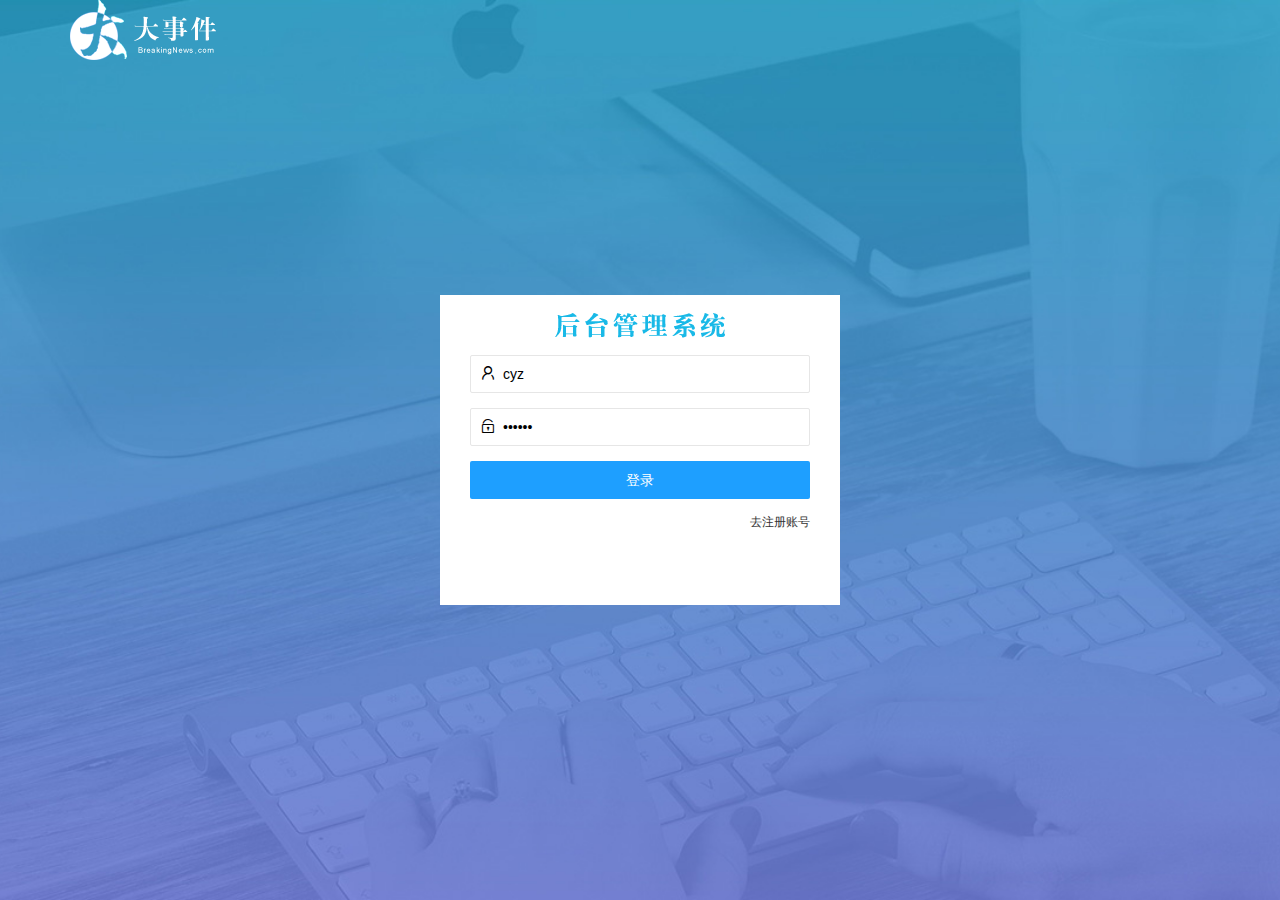
<file: login.html>
<!DOCTYPE html>
<html lang="en">

<head>
    <meta charset="UTF-8">
    <meta name="viewport" content="width=device-width, initial-scale=1.0">
    <title>大事件-登录/注册</title>
    <!-- 导入layui的样式 -->
    <link rel="stylesheet" href="/assets/lib/layui/css/layui.css">
    <!-- 导入自己的css -->
    <link rel="stylesheet" href="/assets/css/login.css">
</head>

<body>
    <!-- 头部的login区域 -->
    <div class="layui-main">
        <img src="/assets/images/logo.png" alt="">
    </div>
    <!-- 登录注册区域 -->
    <div class="loginAndRegBox">
        <div class="title_box"></div>
        <!-- 登录的div -->
        <div class="login_box">
            <!-- 登录的表单 -->
            <form class="layui-form" id="form_login">
                <!-- 用户名 -->
                <div class="layui-form-item">
                    <i class="layui-icon layui-icon-username"></i>
                    <input value="cyz" type="text" name="username" required lay-verify="required" placeholder="请输入用户名"
                        autocomplete="off" class="layui-input">
                </div>
                <!-- 密码 -->
                <div class="layui-form-item">
                    <i class="layui-icon layui-icon-password"></i>
                    <input value="123456" type="password" name="password" required lay-verify="required|pwd" placeholder="请输入密码"
                        autocomplete="off" class="layui-input">
                </div>
                <!-- 登录按钮 -->
                <div class="layui-form-item">
                    <button class="layui-btn layui-btn-fluid layui-btn-normal" lay-submit
                        lay-filter="formDemo">登录</button>
                </div>
                <!-- 跳转到注册页面 -->
                <div class="layui-form-item links">
                    <a href="javascript:;" id="link_reg">去注册账号</a>
                </div>
            </form>
        </div>
        <!-- 注册的div -->
        <div class="reg_box">
            <!-- 注册表单 -->
            <form class="layui-form" id="form_reg">
                <!-- 用户名 -->
                <div class="layui-form-item">
                    <i class="layui-icon layui-icon-username"></i>
                    <input type="text" name="username" required lay-verify="required" placeholder="请输入用户名"
                        autocomplete="off" class="layui-input">
                </div>
                <!-- 密码 -->
                <div class="layui-form-item">
                    <i class="layui-icon layui-icon-password"></i>
                    <input type="password" name="password" required lay-verify="required|pwd" placeholder="请输入密码"
                        autocomplete="off" class="layui-input">
                </div>
                <!-- 确认密码 -->
                <div class="layui-form-item">
                    <i class="layui-icon layui-icon-password"></i>
                    <input type="password" name="repassword" required lay-verify="required|pwd|repwd" placeholder="再次确认密码"
                        autocomplete="off" class="layui-input">
                </div>
                <!-- 注册按钮 -->
                <div class="layui-form-item">
                    <button class="layui-btn layui-btn-fluid layui-btn-normal" lay-submit
                        lay-filter="formDemo">注册</button>
                </div>
                <!-- 跳转到登录页面 -->
                <div class="layui-form-item links">
                    <a href="javascript:;" id="link_login">去登陆</a>
                </div>
            </form>
        </div>
    </div>

    <!-- 引入layui.all.js -->
    <script src="/assets/lib/layui/layui.all.js"></script>
    <!-- 导入jquery -->
    <script src="/assets/lib/jquery.js"></script>
    <!-- 导入自己封装的baseAPI -->
    <script src="/assets/js/baseAPI.js"></script>
    <!-- 引入自己的的js -->
    <script src="/assets/js/login.js"></script>
</body>

</html>
</file>
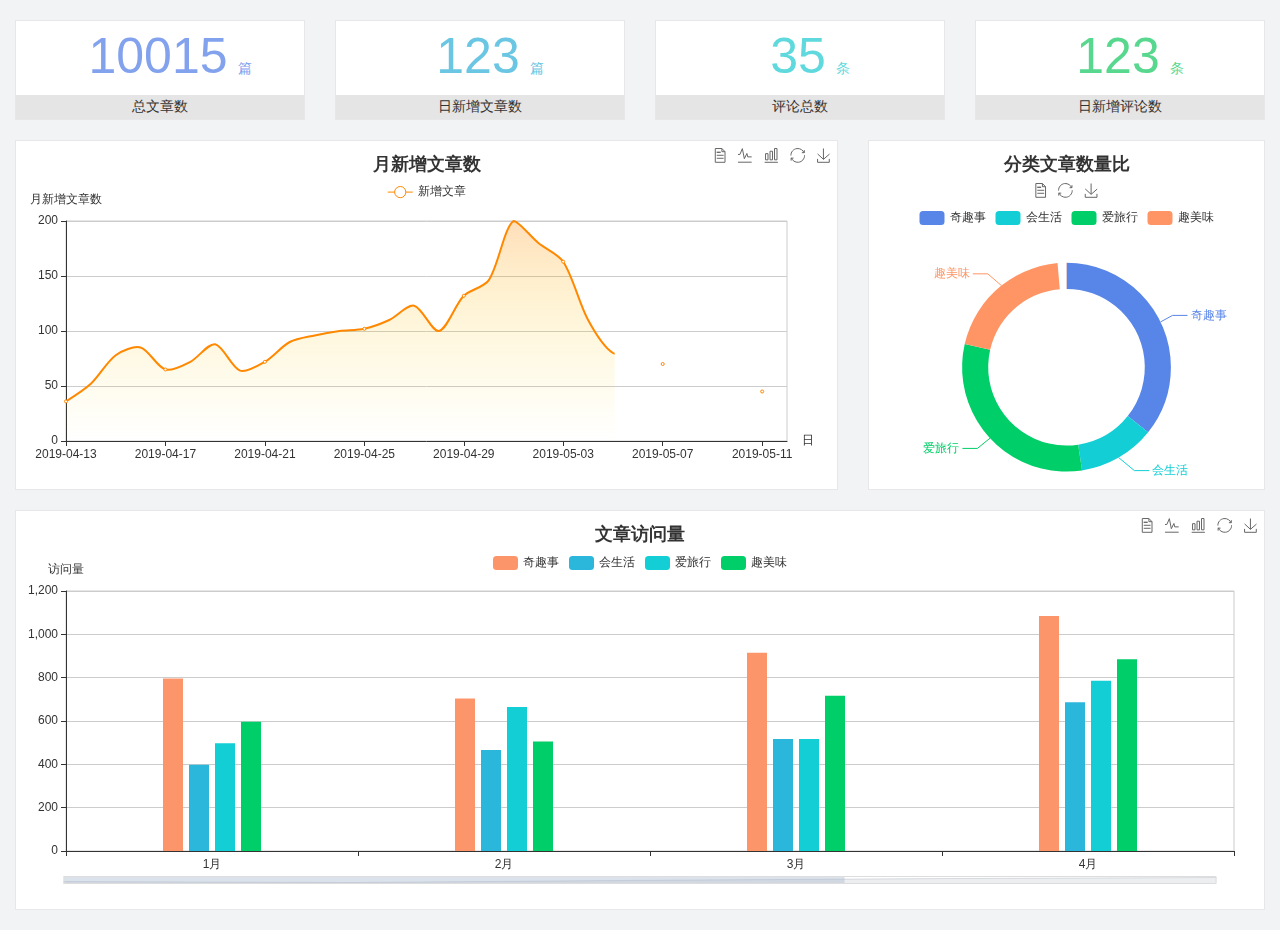
<file: home/dashboard.html>
<!DOCTYPE html>
<html lang="en">

<head>
  <meta charset="UTF-8">
  <meta name="viewport" content="width=device-width, initial-scale=1.0">
  <meta http-equiv="X-UA-Compatible" content="ie=edge">
  <title>图表统计</title>
  <link rel="stylesheet" href="../assets/lib/bootstrap.css" />
  <link rel="stylesheet" href="../assets/lib/main.css" />
  <script src="../assets/lib/jquery.js"></script>
  <script type="text/javascript" src="../assets/lib/echarts.min.js"></script>
</head>

<body>
  <div class="container-fluid">
    <div class="row spannel_list">
      <div class="col-sm-3 col-xs-6">
        <div class="spannel">
          <em>10015</em><span>篇</span>
          <b>总文章数</b>
        </div>
      </div>
      <div class="col-sm-3 col-xs-6">
        <div class="spannel scolor01">
          <em>123</em><span>篇</span>
          <b>日新增文章数</b>
        </div>
      </div>
      <div class="col-sm-3 col-xs-6">
        <div class="spannel scolor02">
          <em>35</em><span>条</span>
          <b>评论总数</b>
        </div>
      </div>
      <div class="col-sm-3 col-xs-6">
        <div class="spannel scolor03">
          <em>123</em><span>条</span>
          <b>日新增评论数</b>
        </div>
      </div>
    </div>
  </div>

  <div class="container-fluid">
    <div class="row curve-pie">
      <div class="col-lg-8 col-md-8">
        <div class="gragh_pannel" id="curve_show"></div>
      </div>
      <div class="col-lg-4 col-md-4">
        <div class="gragh_pannel" id="pie_show"></div>
      </div>
    </div>
  </div>

  <div class="container-fluid">
    <div class="column_pannel" id="column_show"></div>
  </div>

  <script>
    var oChart = echarts.init(document.getElementById('curve_show'));
    var aList_all = [
      { 'count': 36, 'date': '2019-04-13' },
      { 'count': 52, 'date': '2019-04-14' },
      { 'count': 78, 'date': '2019-04-15' },
      { 'count': 85, 'date': '2019-04-16' },
      { 'count': 65, 'date': '2019-04-17' },
      { 'count': 72, 'date': '2019-04-18' },
      { 'count': 88, 'date': '2019-04-19' },
      { 'count': 64, 'date': '2019-04-20' },
      { 'count': 72, 'date': '2019-04-21' },
      { 'count': 90, 'date': '2019-04-22' },
      { 'count': 96, 'date': '2019-04-23' },
      { 'count': 100, 'date': '2019-04-24' },
      { 'count': 102, 'date': '2019-04-25' },
      { 'count': 110, 'date': '2019-04-26' },
      { 'count': 123, 'date': '2019-04-27' },
      { 'count': 100, 'date': '2019-04-28' },
      { 'count': 132, 'date': '2019-04-29' },
      { 'count': 146, 'date': '2019-04-30' },
      { 'count': 200, 'date': '2019-05-01' },
      { 'count': 180, 'date': '2019-05-02' },
      { 'count': 163, 'date': '2019-05-03' },
      { 'count': 110, 'date': '2019-05-04' },
      { 'count': 80, 'date': '2019-05-05' },
      { 'count': 82, 'date': '2019-05-06' },
      { 'count': 70, 'date': '2019-05-07' },
      { 'count': 65, 'date': '2019-05-08' },
      { 'count': 54, 'date': '2019-05-09' },
      { 'count': 40, 'date': '2019-05-10' },
      { 'count': 45, 'date': '2019-05-11' },
      { 'count': 38, 'date': '2019-05-12' },
    ];

    let aCount = [];
    let aDate = [];

    for (var i = 0; i < aList_all.length; i++) {
      aCount.push(aList_all[i].count);
      aDate.push(aList_all[i].date);
    }

    var chartopt = {
      title: {
        text: '月新增文章数',
        left: 'center',
        top: '10'
      },
      tooltip: {
        trigger: 'axis'
      },
      legend: {
        data: ['新增文章'],
        top: '40'
      },
      toolbox: {
        show: true,
        feature: {
          mark: { show: true },
          dataView: { show: true, readOnly: false },
          magicType: { show: true, type: ['line', 'bar'] },
          restore: { show: true },
          saveAsImage: { show: true }
        }
      },
      calculable: true,
      xAxis: [
        {
          name: '日',
          type: 'category',
          boundaryGap: false,
          data: aDate
        }
      ],
      yAxis: [
        {
          name: '月新增文章数',
          type: 'value'
        }
      ],
      series: [
        {
          name: '新增文章',
          type: 'line',
          smooth: true,
          itemStyle: { normal: { areaStyle: { type: 'default' }, color: '#f80' }, lineStyle: { color: '#f80' } },
          data: aCount
        }],
      areaStyle: {
        normal: {
          color: new echarts.graphic.LinearGradient(0, 0, 0, 1, [{
            offset: 0,
            color: 'rgba(255,136,0,0.39)'
          }, {
            offset: .34,
            color: 'rgba(255,180,0,0.25)'
          }, {
            offset: 1,
            color: 'rgba(255,222,0,0.00)'
          }])

        }
      },
      grid: {
        show: true,
        x: 50,
        x2: 50,
        y: 80,
        height: 220
      }
    };

    oChart.setOption(chartopt);


    var oPie = echarts.init(document.getElementById('pie_show'));
    var oPieopt =
    {
      title: {
        top: 10,
        text: '分类文章数量比',
        x: 'center'
      },
      tooltip: {
        trigger: 'item',
        formatter: "{a} <br/>{b} : {c} ({d}%)"
      },
      color: ['#5885e8', '#13cfd5', '#00ce68', '#ff9565'],
      legend: {
        x: 'center',
        top: 65,
        data: ['奇趣事', '会生活', '爱旅行', '趣美味']
      },
      toolbox: {
        show: true,
        x: 'center',
        top: 35,
        feature: {
          mark: { show: true },
          dataView: { show: true, readOnly: false },
          magicType: {
            show: true,
            type: ['pie', 'funnel'],
            option: {
              funnel: {
                x: '25%',
                width: '50%',
                funnelAlign: 'left',
                max: 1548
              }
            }
          },
          restore: { show: true },
          saveAsImage: { show: true }
        }
      },
      calculable: true,
      series: [
        {
          name: '访问来源',
          type: 'pie',
          radius: ['45%', '60%'],
          center: ['50%', '65%'],
          data: [
            { value: 300, name: '奇趣事' },
            { value: 100, name: '会生活' },
            { value: 260, name: '爱旅行' },
            { value: 180, name: '趣美味' }
          ]
        }
      ]
    };
    oPie.setOption(oPieopt);



    var oColumn = this.echarts.init(document.getElementById('column_show'));
    var oColumnopt =
    {
      title: {
        text: '文章访问量',
        left: 'center',
        top: '10'
      },
      tooltip: {
        trigger: 'axis'
      },
      legend: {
        data: ['奇趣事', '会生活', '爱旅行', '趣美味'],
        top: '40'
      },
      toolbox: {
        show: true,
        feature: {
          mark: { show: true },
          dataView: { show: true, readOnly: false },
          magicType: { show: true, type: ['line', 'bar'] },
          restore: { show: true },
          saveAsImage: { show: true }
        }
      },
      calculable: true,
      xAxis: [
        {
          type: 'category',
          data: ['1月', '2月', '3月', '4月', '5月']
        }
      ],
      yAxis: [
        {
          name: '访问量',
          type: 'value'
        }
      ],
      series: [
        {
          name: '奇趣事',
          type: 'bar',
          barWidth: 20,
          itemStyle: {
            normal: { areaStyle: { type: 'default' }, color: '#fd956a' }
          },
          data: [800, 708, 920, 1090, 1200]
        },
        {
          name: '会生活',
          type: 'bar',
          barWidth: 20,
          itemStyle: {
            normal: { areaStyle: { type: 'default' }, color: '#2bb6db' }
          },
          data: [400, 468, 520, 690, 800]
        },
        {
          name: '爱旅行',
          type: 'bar',
          barWidth: 20,
          itemStyle: {
            normal: { areaStyle: { type: 'default' }, color: '#13cfd5' }
          },
          data: [500, 668, 520, 790, 900]
        },
        {
          name: '趣美味',
          type: 'bar',
          barWidth: 20,
          itemStyle: {
            normal: { areaStyle: { type: 'default' }, color: '#00ce68' }
          },
          data: [600, 508, 720, 890, 1000]
        }
      ],
      grid: {
        show: true,
        x: 50,
        x2: 30,
        y: 80,
        height: 260
      },
      dataZoom: [//给x轴设置滚动条
        {
          start: 0,//默认为0
          end: 100 - 1000 / 31,//默认为100
          type: 'slider',
          show: true,
          xAxisIndex: [0],
          handleSize: 0,//滑动条的 左右2个滑动条的大小
          height: 8,//组件高度
          left: 45, //左边的距离
          right: 50,//右边的距离
          bottom: 26,//右边的距离
          handleColor: '#ddd',//h滑动图标的颜色
          handleStyle: {
            borderColor: "#cacaca",
            borderWidth: "1",
            shadowBlur: 2,
            background: "#ddd",
            shadowColor: "#ddd",
          }
        }]
    };
    oColumn.setOption(oColumnopt);
  </script>
</body>

</html>
</file>
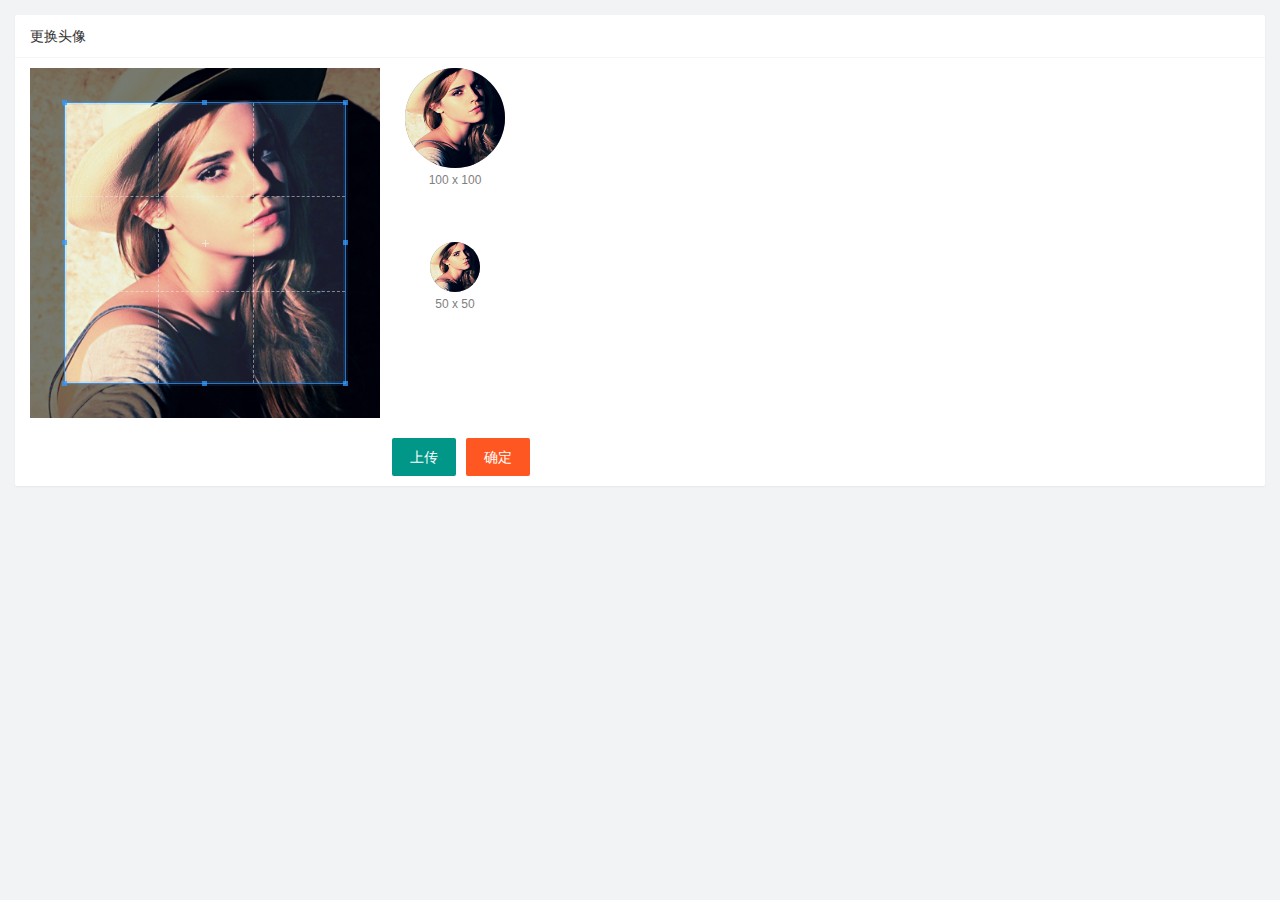
<file: user/user_avatar.html>
<!DOCTYPE html>
<html lang="en">

<head>
    <meta charset="UTF-8">
    <meta name="viewport" content="width=device-width, initial-scale=1.0">
    <title>Document</title>
    <!-- 导入layui.css -->
    <link rel="stylesheet" href="/assets/lib/layui/css/layui.css">
    <!-- 导入cropper -->
    <link rel="stylesheet" href="/assets/lib/cropper/cropper.css">
    <!-- 导入自己的css -->
    <link rel="stylesheet" href="/assets/css/user/user_avatar.css">
</head>

<body>
    <!-- 卡片区域 -->
    <div class="layui-card">
        <div class="layui-card-header">更换头像</div>
        <div class="layui-card-body">
            <!-- 第一行的图片裁剪和预览区域 -->
            <div class="row1">
                <!-- 图片裁剪区域 -->
                <div class="cropper-box">
                    <!-- 这个 img 标签很重要，将来会把它初始化为裁剪区域 -->
                    <img id="image" src="/assets/images/sample.jpg" />
                </div>
                <!-- 图片的预览区域 -->
                <div class="preview-box">
                    <div>
                        <!-- 宽高为 100px 的预览区域 -->
                        <div class="img-preview w100"></div>
                        <p class="size">100 x 100</p>
                    </div>
                    <div>
                        <!-- 宽高为 50px 的预览区域 -->
                        <div class="img-preview w50"></div>
                        <p class="size">50 x 50</p>
                    </div>
                </div>
            </div>

            <!-- 第二行的按钮区域 -->
            <div class="row2">
                <input type="file" id="file" accept="image/png,image/jpeg">
                <button type="button" class="layui-btn" id="btnChooseImage">上传</button>
                <button type="button" class="layui-btn layui-btn-danger" id="btnUpload">确定</button>
            </div>
        </div>
    </div>



    <!-- 引入layui.all.js -->
    <script src="/assets/lib/layui/layui.all.js"></script>
    <!-- 导入jquery -->
    <script src="/assets/lib/jquery.js"></script>
    <script src="/assets/lib/cropper/Cropper.js"></script>
    <script src="/assets/lib/cropper/jquery-cropper.js"></script>
    <!-- 导入自己封装的baseAPI -->
    <script src="/assets/js/baseAPI.js"></script>
    <!-- 引入自己的的js -->
    <script src="/assets/js/user/user_avatar.js"></script>
</body>

</html>
</file>
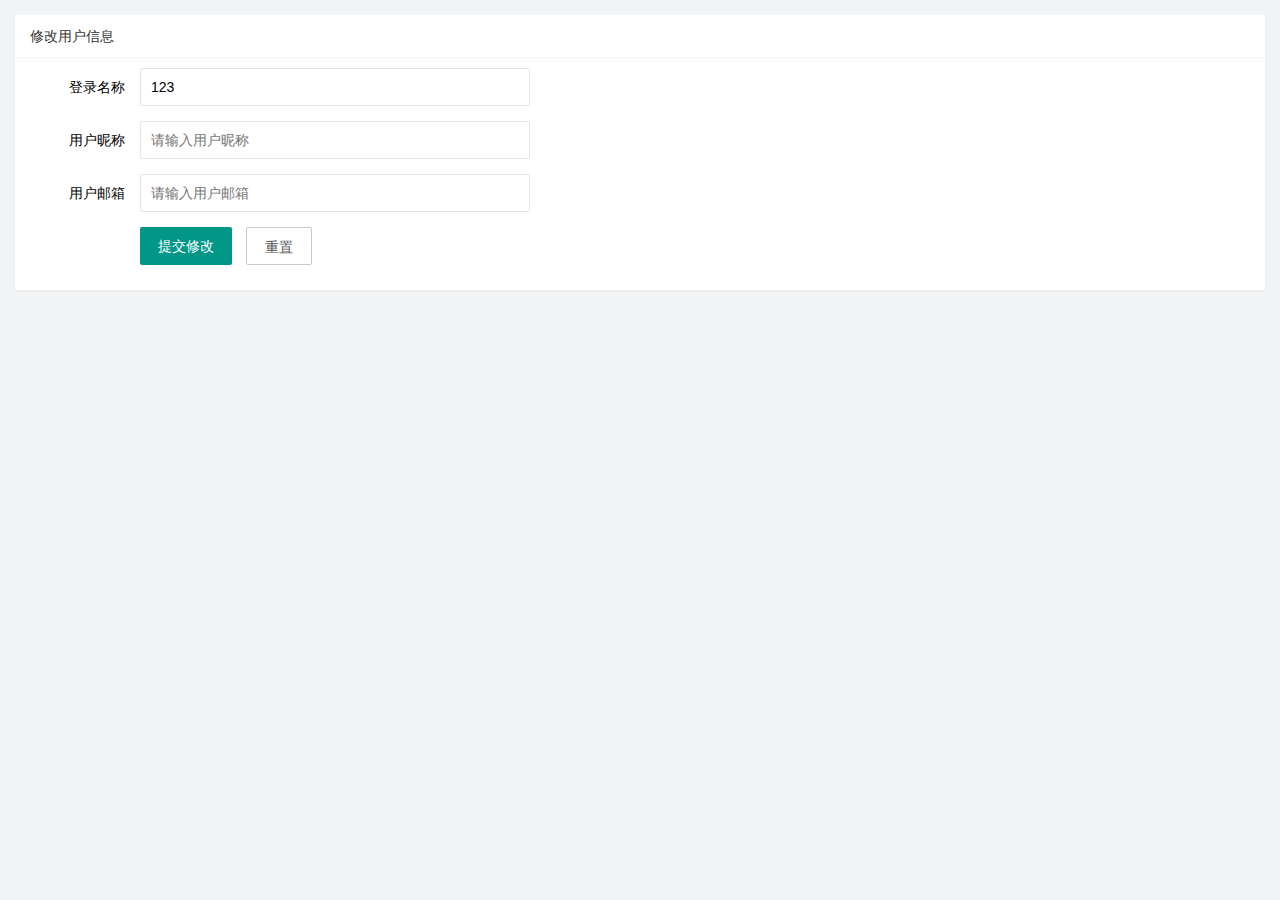
<file: user/user_info.html>
<!DOCTYPE html>
<html lang="en">

<head>
    <meta charset="UTF-8">
    <meta name="viewport" content="width=device-width, initial-scale=1.0">
    <title>Document</title>
    <!-- 导入layui.css -->
    <link rel="stylesheet" href="/assets/lib/layui/css/layui.css">
    <!-- 导入自己的css -->
    <link rel="stylesheet" href="/assets/css/user/user_info.css">
</head>

<body>
    <!-- 卡片区域 -->
    <div class="layui-card">
        <div class="layui-card-header">修改用户信息</div>
        <div class="layui-card-body">
            <!-- 表单区域 -->
            <form class="layui-form" lay-filter="formUserInfo">
                <!-- 隐藏域 用来显示id -->
                <input type="hidden" name="id">
                <!-- 登录名称 -->
                <div class="layui-form-item">
                    <label class="layui-form-label">登录名称</label>
                    <div class="layui-input-block">
                        <input value="123" type="text" name="username" required lay-verify="required" placeholder="请输入登录名称"
                            autocomplete="off" class="layui-input" readonly>
                    </div>
                </div>
                <!-- 用户昵称 -->
                <div class="layui-form-item">
                    <label class="layui-form-label">用户昵称</label>
                    <div class="layui-input-block">
                        <input type="text" name="nickname" required lay-verify="required|nickname" placeholder="请输入用户昵称"
                            autocomplete="off" class="layui-input">
                    </div>
                </div>
                <!-- 用户邮箱 -->
                <div class="layui-form-item">
                    <label class="layui-form-label">用户邮箱</label>
                    <div class="layui-input-block">
                        <input type="text" name="email" required lay-verify="required|email" placeholder="请输入用户邮箱"
                            autocomplete="off" class="layui-input">
                    </div>
                </div>
                <!-- 按钮区域 -->
                <div class="layui-form-item">
                    <div class="layui-input-block">
                      <button class="layui-btn" lay-submit lay-filter="formDemo">提交修改</button>
                      <button id="btnReset" type="reset" class="layui-btn layui-btn-primary">重置</button>
                    </div>
                  </div>
            </form>
        </div>
    </div>


    
    <!-- 引入layui.all.js -->
    <script src="/assets/lib/layui/layui.all.js"></script>
    <!-- 导入jquery -->
    <script src="/assets/lib/jquery.js"></script>
    <!-- 导入自己封装的baseAPI -->
    <script src="/assets/js/baseAPI.js"></script>
    <!-- 引入自己的的js -->
    <script src="/assets/js/user/user_info.js"></script>
</body>

</html>
</file>
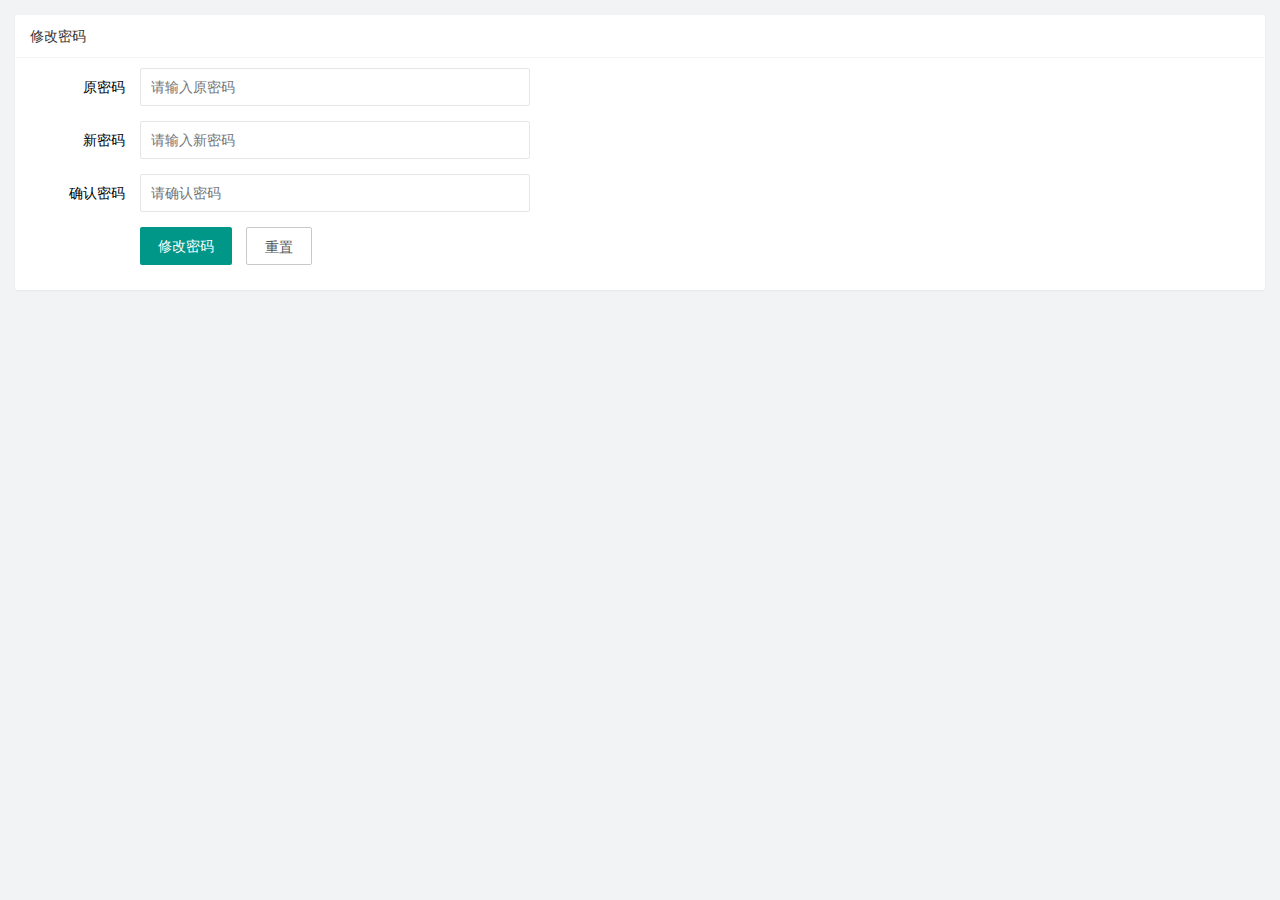
<file: user/user_pwd.html>
<!DOCTYPE html>
<html lang="en">

<head>
    <meta charset="UTF-8">
    <meta name="viewport" content="width=device-width, initial-scale=1.0">
    <title>Document</title>
    <!-- 导入layui的css -->
    <link rel="stylesheet" href="/assets/lib/layui/css/layui.css">
    <!-- 导入自己的css -->
    <link rel="stylesheet" href="/assets/css/user/user_pwd.css">
</head>

<body>
    <!-- 卡片区域 -->
    <div class="layui-card">
        <div class="layui-card-header">修改密码</div>
        <div class="layui-card-body">
            <!-- 表单区域 -->
            <form class="layui-form">
                <!-- 原密码 -->
                <div class="layui-form-item">
                    <label class="layui-form-label">原密码</label>
                    <div class="layui-input-block">
                        <input type="password" name="oldPwd" required lay-verify="required|pwd" placeholder="请输入原密码"
                            autocomplete="off" class="layui-input">
                    </div>
                </div>
                <!-- 新密码 -->
                <div class="layui-form-item">
                    <label class="layui-form-label">新密码</label>
                    <div class="layui-input-block">
                        <input type="password" name="newPwd" required lay-verify="required|pwd|samePwd" placeholder="请输入新密码"
                            autocomplete="off" class="layui-input">
                    </div>
                </div>
                <!-- 确认密码 -->
                <div class="layui-form-item">
                    <label class="layui-form-label">确认密码</label>
                    <div class="layui-input-block">
                        <input type="password" name="rePwd" required lay-verify="required|pwd|repwd" placeholder="请确认密码"
                            autocomplete="off" class="layui-input">
                    </div>
                </div>
                <!-- 按钮 -->
                <div class="layui-form-item">
                    <div class="layui-input-block">
                        <button class="layui-btn" lay-submit lay-filter="formDemo">修改密码</button>
                        <button type="reset" class="layui-btn layui-btn-primary">重置</button>
                    </div>
                </div>
            </form>
        </div>
    </div>


    <!-- 引入layui.all.js -->
    <script src="/assets/lib/layui/layui.all.js"></script>
    <!-- 导入jquery -->
    <script src="/assets/lib/jquery.js"></script>
    <!-- 导入自己封装的baseAPI -->
    <script src="/assets/js/baseAPI.js"></script>
    <!-- 引入自己的的js -->
    <script src="/assets/js/user/user_pwd.js"></script>
</body>

</html>
</file>
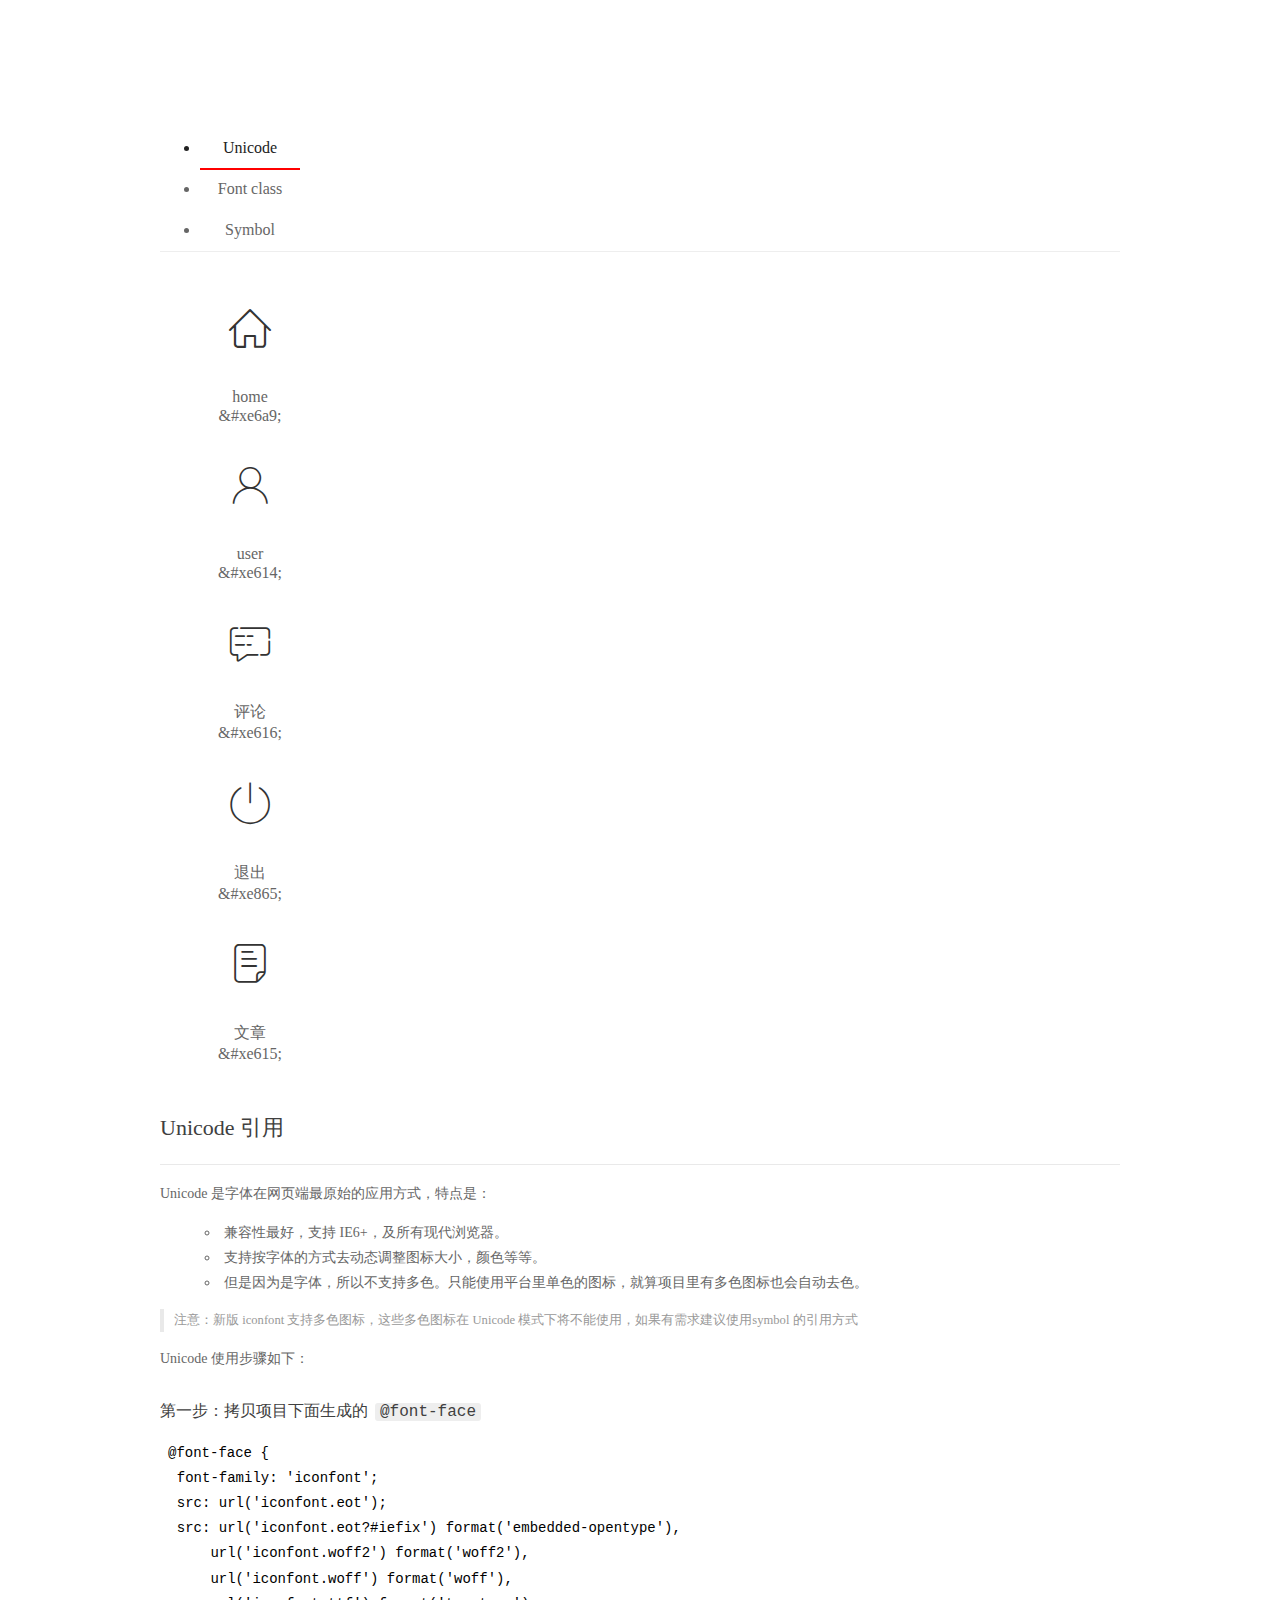
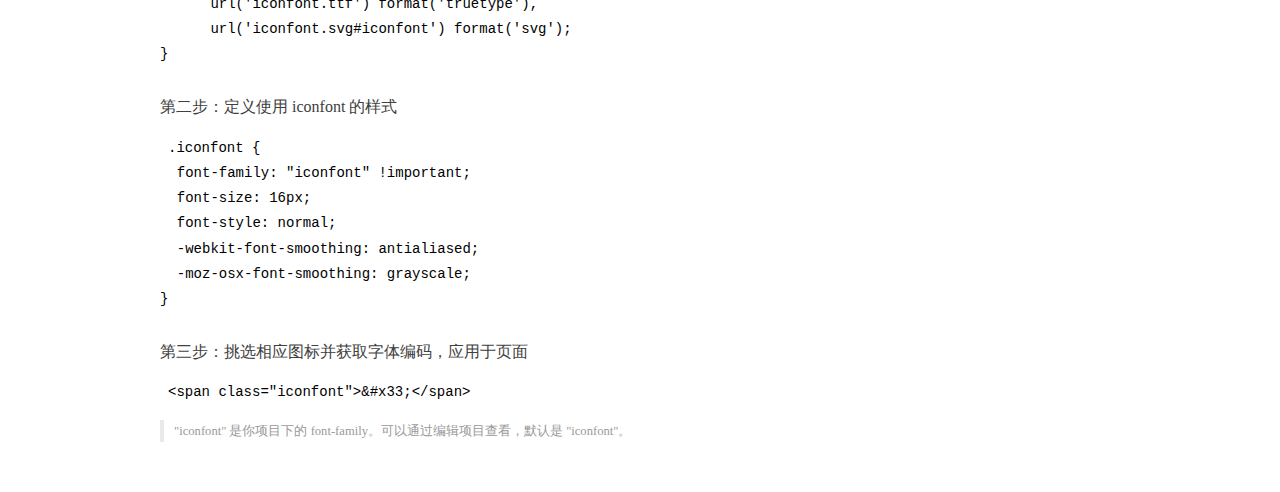
<file: assets/fonts/demo_index.html>
<!DOCTYPE html>
<html>
<head>
  <meta charset="utf-8"/>
  <title>IconFont Demo</title>
  <link rel="shortcut icon" href="https://gtms04.alicdn.com/tps/i4/TB1_oz6GVXXXXaFXpXXJDFnIXXX-64-64.ico" type="image/x-icon"/>
  <link rel="stylesheet" href="https://g.alicdn.com/thx/cube/1.3.2/cube.min.css">
  <link rel="stylesheet" href="demo.css">
  <link rel="stylesheet" href="iconfont.css">
  <script src="iconfont.js"></script>
  <!-- jQuery -->
  <script src="https://a1.alicdn.com/oss/uploads/2018/12/26/7bfddb60-08e8-11e9-9b04-53e73bb6408b.js"></script>
  <!-- 代码高亮 -->
  <script src="https://a1.alicdn.com/oss/uploads/2018/12/26/a3f714d0-08e6-11e9-8a15-ebf944d7534c.js"></script>
</head>
<body>
  <div class="main">
    <h1 class="logo"><a href="https://www.iconfont.cn/" title="iconfont 首页" target="_blank">&#xe86b;</a></h1>
    <div class="nav-tabs">
      <ul id="tabs" class="dib-box">
        <li class="dib active"><span>Unicode</span></li>
        <li class="dib"><span>Font class</span></li>
        <li class="dib"><span>Symbol</span></li>
      </ul>
      
    </div>
    <div class="tab-container">
      <div class="content unicode" style="display: block;">
          <ul class="icon_lists dib-box">
          
            <li class="dib">
              <span class="icon iconfont">&#xe6a9;</span>
                <div class="name">home</div>
                <div class="code-name">&amp;#xe6a9;</div>
              </li>
          
            <li class="dib">
              <span class="icon iconfont">&#xe614;</span>
                <div class="name">user</div>
                <div class="code-name">&amp;#xe614;</div>
              </li>
          
            <li class="dib">
              <span class="icon iconfont">&#xe616;</span>
                <div class="name">评论</div>
                <div class="code-name">&amp;#xe616;</div>
              </li>
          
            <li class="dib">
              <span class="icon iconfont">&#xe865;</span>
                <div class="name">退出</div>
                <div class="code-name">&amp;#xe865;</div>
              </li>
          
            <li class="dib">
              <span class="icon iconfont">&#xe615;</span>
                <div class="name">文章</div>
                <div class="code-name">&amp;#xe615;</div>
              </li>
          
          </ul>
          <div class="article markdown">
          <h2 id="unicode-">Unicode 引用</h2>
          <hr>

          <p>Unicode 是字体在网页端最原始的应用方式，特点是：</p>
          <ul>
            <li>兼容性最好，支持 IE6+，及所有现代浏览器。</li>
            <li>支持按字体的方式去动态调整图标大小，颜色等等。</li>
            <li>但是因为是字体，所以不支持多色。只能使用平台里单色的图标，就算项目里有多色图标也会自动去色。</li>
          </ul>
          <blockquote>
            <p>注意：新版 iconfont 支持多色图标，这些多色图标在 Unicode 模式下将不能使用，如果有需求建议使用symbol 的引用方式</p>
          </blockquote>
          <p>Unicode 使用步骤如下：</p>
          <h3 id="-font-face">第一步：拷贝项目下面生成的 <code>@font-face</code></h3>
<pre><code class="language-css"
>@font-face {
  font-family: 'iconfont';
  src: url('iconfont.eot');
  src: url('iconfont.eot?#iefix') format('embedded-opentype'),
      url('iconfont.woff2') format('woff2'),
      url('iconfont.woff') format('woff'),
      url('iconfont.ttf') format('truetype'),
      url('iconfont.svg#iconfont') format('svg');
}
</code></pre>
          <h3 id="-iconfont-">第二步：定义使用 iconfont 的样式</h3>
<pre><code class="language-css"
>.iconfont {
  font-family: "iconfont" !important;
  font-size: 16px;
  font-style: normal;
  -webkit-font-smoothing: antialiased;
  -moz-osx-font-smoothing: grayscale;
}
</code></pre>
          <h3 id="-">第三步：挑选相应图标并获取字体编码，应用于页面</h3>
<pre>
<code class="language-html"
>&lt;span class="iconfont"&gt;&amp;#x33;&lt;/span&gt;
</code></pre>
          <blockquote>
            <p>"iconfont" 是你项目下的 font-family。可以通过编辑项目查看，默认是 "iconfont"。</p>
          </blockquote>
          </div>
      </div>
      <div class="content font-class">
        <ul class="icon_lists dib-box">
          
          <li class="dib">
            <span class="icon iconfont icon-home"></span>
            <div class="name">
              home
            </div>
            <div class="code-name">.icon-home
            </div>
          </li>
          
          <li class="dib">
            <span class="icon iconfont icon-user"></span>
            <div class="name">
              user
            </div>
            <div class="code-name">.icon-user
            </div>
          </li>
          
          <li class="dib">
            <span class="icon iconfont icon-pinglun"></span>
            <div class="name">
              评论
            </div>
            <div class="code-name">.icon-pinglun
            </div>
          </li>
          
          <li class="dib">
            <span class="icon iconfont icon-tuichu"></span>
            <div class="name">
              退出
            </div>
            <div class="code-name">.icon-tuichu
            </div>
          </li>
          
          <li class="dib">
            <span class="icon iconfont icon-16"></span>
            <div class="name">
              文章
            </div>
            <div class="code-name">.icon-16
            </div>
          </li>
          
        </ul>
        <div class="article markdown">
        <h2 id="font-class-">font-class 引用</h2>
        <hr>

        <p>font-class 是 Unicode 使用方式的一种变种，主要是解决 Unicode 书写不直观，语意不明确的问题。</p>
        <p>与 Unicode 使用方式相比，具有如下特点：</p>
        <ul>
          <li>兼容性良好，支持 IE8+，及所有现代浏览器。</li>
          <li>相比于 Unicode 语意明确，书写更直观。可以很容易分辨这个 icon 是什么。</li>
          <li>因为使用 class 来定义图标，所以当要替换图标时，只需要修改 class 里面的 Unicode 引用。</li>
          <li>不过因为本质上还是使用的字体，所以多色图标还是不支持的。</li>
        </ul>
        <p>使用步骤如下：</p>
        <h3 id="-fontclass-">第一步：引入项目下面生成的 fontclass 代码：</h3>
<pre><code class="language-html">&lt;link rel="stylesheet" href="./iconfont.css"&gt;
</code></pre>
        <h3 id="-">第二步：挑选相应图标并获取类名，应用于页面：</h3>
<pre><code class="language-html">&lt;span class="iconfont icon-xxx"&gt;&lt;/span&gt;
</code></pre>
        <blockquote>
          <p>"
            iconfont" 是你项目下的 font-family。可以通过编辑项目查看，默认是 "iconfont"。</p>
        </blockquote>
      </div>
      </div>
      <div class="content symbol">
          <ul class="icon_lists dib-box">
          
            <li class="dib">
                <svg class="icon svg-icon" aria-hidden="true">
                  <use xlink:href="#icon-home"></use>
                </svg>
                <div class="name">home</div>
                <div class="code-name">#icon-home</div>
            </li>
          
            <li class="dib">
                <svg class="icon svg-icon" aria-hidden="true">
                  <use xlink:href="#icon-user"></use>
                </svg>
                <div class="name">user</div>
                <div class="code-name">#icon-user</div>
            </li>
          
            <li class="dib">
                <svg class="icon svg-icon" aria-hidden="true">
                  <use xlink:href="#icon-pinglun"></use>
                </svg>
                <div class="name">评论</div>
                <div class="code-name">#icon-pinglun</div>
            </li>
          
            <li class="dib">
                <svg class="icon svg-icon" aria-hidden="true">
                  <use xlink:href="#icon-tuichu"></use>
                </svg>
                <div class="name">退出</div>
                <div class="code-name">#icon-tuichu</div>
            </li>
          
            <li class="dib">
                <svg class="icon svg-icon" aria-hidden="true">
                  <use xlink:href="#icon-16"></use>
                </svg>
                <div class="name">文章</div>
                <div class="code-name">#icon-16</div>
            </li>
          
          </ul>
          <div class="article markdown">
          <h2 id="symbol-">Symbol 引用</h2>
          <hr>

          <p>这是一种全新的使用方式，应该说这才是未来的主流，也是平台目前推荐的用法。相关介绍可以参考这篇<a href="">文章</a>
            这种用法其实是做了一个 SVG 的集合，与另外两种相比具有如下特点：</p>
          <ul>
            <li>支持多色图标了，不再受单色限制。</li>
            <li>通过一些技巧，支持像字体那样，通过 <code>font-size</code>, <code>color</code> 来调整样式。</li>
            <li>兼容性较差，支持 IE9+，及现代浏览器。</li>
            <li>浏览器渲染 SVG 的性能一般，还不如 png。</li>
          </ul>
          <p>使用步骤如下：</p>
          <h3 id="-symbol-">第一步：引入项目下面生成的 symbol 代码：</h3>
<pre><code class="language-html">&lt;script src="./iconfont.js"&gt;&lt;/script&gt;
</code></pre>
          <h3 id="-css-">第二步：加入通用 CSS 代码（引入一次就行）：</h3>
<pre><code class="language-html">&lt;style&gt;
.icon {
  width: 1em;
  height: 1em;
  vertical-align: -0.15em;
  fill: currentColor;
  overflow: hidden;
}
&lt;/style&gt;
</code></pre>
          <h3 id="-">第三步：挑选相应图标并获取类名，应用于页面：</h3>
<pre><code class="language-html">&lt;svg class="icon" aria-hidden="true"&gt;
  &lt;use xlink:href="#icon-xxx"&gt;&lt;/use&gt;
&lt;/svg&gt;
</code></pre>
          </div>
      </div>

    </div>
  </div>
  <script>
  $(document).ready(function () {
      $('.tab-container .content:first').show()

      $('#tabs li').click(function (e) {
        var tabContent = $('.tab-container .content')
        var index = $(this).index()

        if ($(this).hasClass('active')) {
          return
        } else {
          $('#tabs li').removeClass('active')
          $(this).addClass('active')

          tabContent.hide().eq(index).fadeIn()
        }
      })
    })
  </script>
</body>
</html>
</file>
<file: assets/lib/layui/css/layui.css>
/** layui-v2.5.5 MIT License By https://www.layui.com */
 .layui-inline,img{display:inline-block;vertical-align:middle}h1,h2,h3,h4,h5,h6{font-weight:400}.layui-edge,.layui-header,.layui-inline,.layui-main{position:relative}.layui-body,.layui-edge,.layui-elip{overflow:hidden}.layui-btn,.layui-edge,.layui-inline,img{vertical-align:middle}.layui-btn,.layui-disabled,.layui-icon,.layui-unselect{-moz-user-select:none;-webkit-user-select:none;-ms-user-select:none}.layui-elip,.layui-form-checkbox span,.layui-form-pane .layui-form-label{text-overflow:ellipsis;white-space:nowrap}.layui-breadcrumb,.layui-tree-btnGroup{visibility:hidden}blockquote,body,button,dd,div,dl,dt,form,h1,h2,h3,h4,h5,h6,input,li,ol,p,pre,td,textarea,th,ul{margin:0;padding:0;-webkit-tap-highlight-color:rgba(0,0,0,0)}a:active,a:hover{outline:0}img{border:none}li{list-style:none}table{border-collapse:collapse;border-spacing:0}h4,h5,h6{font-size:100%}button,input,optgroup,option,select,textarea{font-family:inherit;font-size:inherit;font-style:inherit;font-weight:inherit;outline:0}pre{white-space:pre-wrap;white-space:-moz-pre-wrap;white-space:-pre-wrap;white-space:-o-pre-wrap;word-wrap:break-word}body{line-height:24px;font:14px Helvetica Neue,Helvetica,PingFang SC,Tahoma,Arial,sans-serif}hr{height:1px;margin:10px 0;border:0;clear:both}a{color:#333;text-decoration:none}a:hover{color:#777}a cite{font-style:normal;*cursor:pointer}.layui-border-box,.layui-border-box *{box-sizing:border-box}.layui-box,.layui-box *{box-sizing:content-box}.layui-clear{clear:both;*zoom:1}.layui-clear:after{content:'\20';clear:both;*zoom:1;display:block;height:0}.layui-inline{*display:inline;*zoom:1}.layui-edge{display:inline-block;width:0;height:0;border-width:6px;border-style:dashed;border-color:transparent}.layui-edge-top{top:-4px;border-bottom-color:#999;border-bottom-style:solid}.layui-edge-right{border-left-color:#999;border-left-style:solid}.layui-edge-bottom{top:2px;border-top-color:#999;border-top-style:solid}.layui-edge-left{border-right-color:#999;border-right-style:solid}.layui-disabled,.layui-disabled:hover{color:#d2d2d2!important;cursor:not-allowed!important}.layui-circle{border-radius:100%}.layui-show{display:block!important}.layui-hide{display:none!important}@font-face{font-family:layui-icon;src:url(../font/iconfont.eot?v=250);src:url(../font/iconfont.eot?v=250#iefix) format('embedded-opentype'),url(../font/iconfont.woff2?v=250) format('woff2'),url(../font/iconfont.woff?v=250) format('woff'),url(../font/iconfont.ttf?v=250) format('truetype'),url(../font/iconfont.svg?v=250#layui-icon) format('svg')}.layui-icon{font-family:layui-icon!important;font-size:16px;font-style:normal;-webkit-font-smoothing:antialiased;-moz-osx-font-smoothing:grayscale}.layui-icon-reply-fill:before{content:"\e611"}.layui-icon-set-fill:before{content:"\e614"}.layui-icon-menu-fill:before{content:"\e60f"}.layui-icon-search:before{content:"\e615"}.layui-icon-share:before{content:"\e641"}.layui-icon-set-sm:before{content:"\e620"}.layui-icon-engine:before{content:"\e628"}.layui-icon-close:before{content:"\1006"}.layui-icon-close-fill:before{content:"\1007"}.layui-icon-chart-screen:before{content:"\e629"}.layui-icon-star:before{content:"\e600"}.layui-icon-circle-dot:before{content:"\e617"}.layui-icon-chat:before{content:"\e606"}.layui-icon-release:before{content:"\e609"}.layui-icon-list:before{content:"\e60a"}.layui-icon-chart:before{content:"\e62c"}.layui-icon-ok-circle:before{content:"\1005"}.layui-icon-layim-theme:before{content:"\e61b"}.layui-icon-table:before{content:"\e62d"}.layui-icon-right:before{content:"\e602"}.layui-icon-left:before{content:"\e603"}.layui-icon-cart-simple:before{content:"\e698"}.layui-icon-face-cry:before{content:"\e69c"}.layui-icon-face-smile:before{content:"\e6af"}.layui-icon-survey:before{content:"\e6b2"}.layui-icon-tree:before{content:"\e62e"}.layui-icon-upload-circle:before{content:"\e62f"}.layui-icon-add-circle:before{content:"\e61f"}.layui-icon-download-circle:before{content:"\e601"}.layui-icon-templeate-1:before{content:"\e630"}.layui-icon-util:before{content:"\e631"}.layui-icon-face-surprised:before{content:"\e664"}.layui-icon-edit:before{content:"\e642"}.layui-icon-speaker:before{content:"\e645"}.layui-icon-down:before{content:"\e61a"}.layui-icon-file:before{content:"\e621"}.layui-icon-layouts:before{content:"\e632"}.layui-icon-rate-half:before{content:"\e6c9"}.layui-icon-add-circle-fine:before{content:"\e608"}.layui-icon-prev-circle:before{content:"\e633"}.layui-icon-read:before{content:"\e705"}.layui-icon-404:before{content:"\e61c"}.layui-icon-carousel:before{content:"\e634"}.layui-icon-help:before{content:"\e607"}.layui-icon-code-circle:before{content:"\e635"}.layui-icon-water:before{content:"\e636"}.layui-icon-username:before{content:"\e66f"}.layui-icon-find-fill:before{content:"\e670"}.layui-icon-about:before{content:"\e60b"}.layui-icon-location:before{content:"\e715"}.layui-icon-up:before{content:"\e619"}.layui-icon-pause:before{content:"\e651"}.layui-icon-date:before{content:"\e637"}.layui-icon-layim-uploadfile:before{content:"\e61d"}.layui-icon-delete:before{content:"\e640"}.layui-icon-play:before{content:"\e652"}.layui-icon-top:before{content:"\e604"}.layui-icon-friends:before{content:"\e612"}.layui-icon-refresh-3:before{content:"\e9aa"}.layui-icon-ok:before{content:"\e605"}.layui-icon-layer:before{content:"\e638"}.layui-icon-face-smile-fine:before{content:"\e60c"}.layui-icon-dollar:before{content:"\e659"}.layui-icon-group:before{content:"\e613"}.layui-icon-layim-download:before{content:"\e61e"}.layui-icon-picture-fine:before{content:"\e60d"}.layui-icon-link:before{content:"\e64c"}.layui-icon-diamond:before{content:"\e735"}.layui-icon-log:before{content:"\e60e"}.layui-icon-rate-solid:before{content:"\e67a"}.layui-icon-fonts-del:before{content:"\e64f"}.layui-icon-unlink:before{content:"\e64d"}.layui-icon-fonts-clear:before{content:"\e639"}.layui-icon-triangle-r:before{content:"\e623"}.layui-icon-circle:before{content:"\e63f"}.layui-icon-radio:before{content:"\e643"}.layui-icon-align-center:before{content:"\e647"}.layui-icon-align-right:before{content:"\e648"}.layui-icon-align-left:before{content:"\e649"}.layui-icon-loading-1:before{content:"\e63e"}.layui-icon-return:before{content:"\e65c"}.layui-icon-fonts-strong:before{content:"\e62b"}.layui-icon-upload:before{content:"\e67c"}.layui-icon-dialogue:before{content:"\e63a"}.layui-icon-video:before{content:"\e6ed"}.layui-icon-headset:before{content:"\e6fc"}.layui-icon-cellphone-fine:before{content:"\e63b"}.layui-icon-add-1:before{content:"\e654"}.layui-icon-face-smile-b:before{content:"\e650"}.layui-icon-fonts-html:before{content:"\e64b"}.layui-icon-form:before{content:"\e63c"}.layui-icon-cart:before{content:"\e657"}.layui-icon-camera-fill:before{content:"\e65d"}.layui-icon-tabs:before{content:"\e62a"}.layui-icon-fonts-code:before{content:"\e64e"}.layui-icon-fire:before{content:"\e756"}.layui-icon-set:before{content:"\e716"}.layui-icon-fonts-u:before{content:"\e646"}.layui-icon-triangle-d:before{content:"\e625"}.layui-icon-tips:before{content:"\e702"}.layui-icon-picture:before{content:"\e64a"}.layui-icon-more-vertical:before{content:"\e671"}.layui-icon-flag:before{content:"\e66c"}.layui-icon-loading:before{content:"\e63d"}.layui-icon-fonts-i:before{content:"\e644"}.layui-icon-refresh-1:before{content:"\e666"}.layui-icon-rmb:before{content:"\e65e"}.layui-icon-home:before{content:"\e68e"}.layui-icon-user:before{content:"\e770"}.layui-icon-notice:before{content:"\e667"}.layui-icon-login-weibo:before{content:"\e675"}.layui-icon-voice:before{content:"\e688"}.layui-icon-upload-drag:before{content:"\e681"}.layui-icon-login-qq:before{content:"\e676"}.layui-icon-snowflake:before{content:"\e6b1"}.layui-icon-file-b:before{content:"\e655"}.layui-icon-template:before{content:"\e663"}.layui-icon-auz:before{content:"\e672"}.layui-icon-console:before{content:"\e665"}.layui-icon-app:before{content:"\e653"}.layui-icon-prev:before{content:"\e65a"}.layui-icon-website:before{content:"\e7ae"}.layui-icon-next:before{content:"\e65b"}.layui-icon-component:before{content:"\e857"}.layui-icon-more:before{content:"\e65f"}.layui-icon-login-wechat:before{content:"\e677"}.layui-icon-shrink-right:before{content:"\e668"}.layui-icon-spread-left:before{content:"\e66b"}.layui-icon-camera:before{content:"\e660"}.layui-icon-note:before{content:"\e66e"}.layui-icon-refresh:before{content:"\e669"}.layui-icon-female:before{content:"\e661"}.layui-icon-male:before{content:"\e662"}.layui-icon-password:before{content:"\e673"}.layui-icon-senior:before{content:"\e674"}.layui-icon-theme:before{content:"\e66a"}.layui-icon-tread:before{content:"\e6c5"}.layui-icon-praise:before{content:"\e6c6"}.layui-icon-star-fill:before{content:"\e658"}.layui-icon-rate:before{content:"\e67b"}.layui-icon-template-1:before{content:"\e656"}.layui-icon-vercode:before{content:"\e679"}.layui-icon-cellphone:before{content:"\e678"}.layui-icon-screen-full:before{content:"\e622"}.layui-icon-screen-restore:before{content:"\e758"}.layui-icon-cols:before{content:"\e610"}.layui-icon-export:before{content:"\e67d"}.layui-icon-print:before{content:"\e66d"}.layui-icon-slider:before{content:"\e714"}.layui-icon-addition:before{content:"\e624"}.layui-icon-subtraction:before{content:"\e67e"}.layui-icon-service:before{content:"\e626"}.layui-icon-transfer:before{content:"\e691"}.layui-main{width:1140px;margin:0 auto}.layui-header{z-index:1000;height:60px}.layui-header a:hover{transition:all .5s;-webkit-transition:all .5s}.layui-side{position:fixed;left:0;top:0;bottom:0;z-index:999;width:200px;overflow-x:hidden}.layui-side-scroll{position:relative;width:220px;height:100%;overflow-x:hidden}.layui-body{position:absolute;left:200px;right:0;top:0;bottom:0;z-index:998;width:auto;overflow-y:auto;box-sizing:border-box}.layui-layout-body{overflow:hidden}.layui-layout-admin .layui-header{background-color:#23262E}.layui-layout-admin .layui-side{top:60px;width:200px;overflow-x:hidden}.layui-layout-admin .layui-body{position:fixed;top:60px;bottom:44px}.layui-layout-admin .layui-main{width:auto;margin:0 15px}.layui-layout-admin .layui-footer{position:fixed;left:200px;right:0;bottom:0;height:44px;line-height:44px;padding:0 15px;background-color:#eee}.layui-layout-admin .layui-logo{position:absolute;left:0;top:0;width:200px;height:100%;line-height:60px;text-align:center;color:#009688;font-size:16px}.layui-layout-admin .layui-header .layui-nav{background:0 0}.layui-layout-left{position:absolute!important;left:200px;top:0}.layui-layout-right{position:absolute!important;right:0;top:0}.layui-container{position:relative;margin:0 auto;padding:0 15px;box-sizing:border-box}.layui-fluid{position:relative;margin:0 auto;padding:0 15px}.layui-row:after,.layui-row:before{content:'';display:block;clear:both}.layui-col-lg1,.layui-col-lg10,.layui-col-lg11,.layui-col-lg12,.layui-col-lg2,.layui-col-lg3,.layui-col-lg4,.layui-col-lg5,.layui-col-lg6,.layui-col-lg7,.layui-col-lg8,.layui-col-lg9,.layui-col-md1,.layui-col-md10,.layui-col-md11,.layui-col-md12,.layui-col-md2,.layui-col-md3,.layui-col-md4,.layui-col-md5,.layui-col-md6,.layui-col-md7,.layui-col-md8,.layui-col-md9,.layui-col-sm1,.layui-col-sm10,.layui-col-sm11,.layui-col-sm12,.layui-col-sm2,.layui-col-sm3,.layui-col-sm4,.layui-col-sm5,.layui-col-sm6,.layui-col-sm7,.layui-col-sm8,.layui-col-sm9,.layui-col-xs1,.layui-col-xs10,.layui-col-xs11,.layui-col-xs12,.layui-col-xs2,.layui-col-xs3,.layui-col-xs4,.layui-col-xs5,.layui-col-xs6,.layui-col-xs7,.layui-col-xs8,.layui-col-xs9{position:relative;display:block;box-sizing:border-box}.layui-col-xs1,.layui-col-xs10,.layui-col-xs11,.layui-col-xs12,.layui-col-xs2,.layui-col-xs3,.layui-col-xs4,.layui-col-xs5,.layui-col-xs6,.layui-col-xs7,.layui-col-xs8,.layui-col-xs9{float:left}.layui-col-xs1{width:8.33333333%}.layui-col-xs2{width:16.66666667%}.layui-col-xs3{width:25%}.layui-col-xs4{width:33.33333333%}.layui-col-xs5{width:41.66666667%}.layui-col-xs6{width:50%}.layui-col-xs7{width:58.33333333%}.layui-col-xs8{width:66.66666667%}.layui-col-xs9{width:75%}.layui-col-xs10{width:83.33333333%}.layui-col-xs11{width:91.66666667%}.layui-col-xs12{width:100%}.layui-col-xs-offset1{margin-left:8.33333333%}.layui-col-xs-offset2{margin-left:16.66666667%}.layui-col-xs-offset3{margin-left:25%}.layui-col-xs-offset4{margin-left:33.33333333%}.layui-col-xs-offset5{margin-left:41.66666667%}.layui-col-xs-offset6{margin-left:50%}.layui-col-xs-offset7{margin-left:58.33333333%}.layui-col-xs-offset8{margin-left:66.66666667%}.layui-col-xs-offset9{margin-left:75%}.layui-col-xs-offset10{margin-left:83.33333333%}.layui-col-xs-offset11{margin-left:91.66666667%}.layui-col-xs-offset12{margin-left:100%}@media screen and (max-width:768px){.layui-hide-xs{display:none!important}.layui-show-xs-block{display:block!important}.layui-show-xs-inline{display:inline!important}.layui-show-xs-inline-block{display:inline-block!important}}@media screen and (min-width:768px){.layui-container{width:750px}.layui-hide-sm{display:none!important}.layui-show-sm-block{display:block!important}.layui-show-sm-inline{display:inline!important}.layui-show-sm-inline-block{display:inline-block!important}.layui-col-sm1,.layui-col-sm10,.layui-col-sm11,.layui-col-sm12,.layui-col-sm2,.layui-col-sm3,.layui-col-sm4,.layui-col-sm5,.layui-col-sm6,.layui-col-sm7,.layui-col-sm8,.layui-col-sm9{float:left}.layui-col-sm1{width:8.33333333%}.layui-col-sm2{width:16.66666667%}.layui-col-sm3{width:25%}.layui-col-sm4{width:33.33333333%}.layui-col-sm5{width:41.66666667%}.layui-col-sm6{width:50%}.layui-col-sm7{width:58.33333333%}.layui-col-sm8{width:66.66666667%}.layui-col-sm9{width:75%}.layui-col-sm10{width:83.33333333%}.layui-col-sm11{width:91.66666667%}.layui-col-sm12{width:100%}.layui-col-sm-offset1{margin-left:8.33333333%}.layui-col-sm-offset2{margin-left:16.66666667%}.layui-col-sm-offset3{margin-left:25%}.layui-col-sm-offset4{margin-left:33.33333333%}.layui-col-sm-offset5{margin-left:41.66666667%}.layui-col-sm-offset6{margin-left:50%}.layui-col-sm-offset7{margin-left:58.33333333%}.layui-col-sm-offset8{margin-left:66.66666667%}.layui-col-sm-offset9{margin-left:75%}.layui-col-sm-offset10{margin-left:83.33333333%}.layui-col-sm-offset11{margin-left:91.66666667%}.layui-col-sm-offset12{margin-left:100%}}@media screen and (min-width:992px){.layui-container{width:970px}.layui-hide-md{display:none!important}.layui-show-md-block{display:block!important}.layui-show-md-inline{display:inline!important}.layui-show-md-inline-block{display:inline-block!important}.layui-col-md1,.layui-col-md10,.layui-col-md11,.layui-col-md12,.layui-col-md2,.layui-col-md3,.layui-col-md4,.layui-col-md5,.layui-col-md6,.layui-col-md7,.layui-col-md8,.layui-col-md9{float:left}.layui-col-md1{width:8.33333333%}.layui-col-md2{width:16.66666667%}.layui-col-md3{width:25%}.layui-col-md4{width:33.33333333%}.layui-col-md5{width:41.66666667%}.layui-col-md6{width:50%}.layui-col-md7{width:58.33333333%}.layui-col-md8{width:66.66666667%}.layui-col-md9{width:75%}.layui-col-md10{width:83.33333333%}.layui-col-md11{width:91.66666667%}.layui-col-md12{width:100%}.layui-col-md-offset1{margin-left:8.33333333%}.layui-col-md-offset2{margin-left:16.66666667%}.layui-col-md-offset3{margin-left:25%}.layui-col-md-offset4{margin-left:33.33333333%}.layui-col-md-offset5{margin-left:41.66666667%}.layui-col-md-offset6{margin-left:50%}.layui-col-md-offset7{margin-left:58.33333333%}.layui-col-md-offset8{margin-left:66.66666667%}.layui-col-md-offset9{margin-left:75%}.layui-col-md-offset10{margin-left:83.33333333%}.layui-col-md-offset11{margin-left:91.66666667%}.layui-col-md-offset12{margin-left:100%}}@media screen and (min-width:1200px){.layui-container{width:1170px}.layui-hide-lg{display:none!important}.layui-show-lg-block{display:block!important}.layui-show-lg-inline{display:inline!important}.layui-show-lg-inline-block{display:inline-block!important}.layui-col-lg1,.layui-col-lg10,.layui-col-lg11,.layui-col-lg12,.layui-col-lg2,.layui-col-lg3,.layui-col-lg4,.layui-col-lg5,.layui-col-lg6,.layui-col-lg7,.layui-col-lg8,.layui-col-lg9{float:left}.layui-col-lg1{width:8.33333333%}.layui-col-lg2{width:16.66666667%}.layui-col-lg3{width:25%}.layui-col-lg4{width:33.33333333%}.layui-col-lg5{width:41.66666667%}.layui-col-lg6{width:50%}.layui-col-lg7{width:58.33333333%}.layui-col-lg8{width:66.66666667%}.layui-col-lg9{width:75%}.layui-col-lg10{width:83.33333333%}.layui-col-lg11{width:91.66666667%}.layui-col-lg12{width:100%}.layui-col-lg-offset1{margin-left:8.33333333%}.layui-col-lg-offset2{margin-left:16.66666667%}.layui-col-lg-offset3{margin-left:25%}.layui-col-lg-offset4{margin-left:33.33333333%}.layui-col-lg-offset5{margin-left:41.66666667%}.layui-col-lg-offset6{margin-left:50%}.layui-col-lg-offset7{margin-left:58.33333333%}.layui-col-lg-offset8{margin-left:66.66666667%}.layui-col-lg-offset9{margin-left:75%}.layui-col-lg-offset10{margin-left:83.33333333%}.layui-col-lg-offset11{margin-left:91.66666667%}.layui-col-lg-offset12{margin-left:100%}}.layui-col-space1{margin:-.5px}.layui-col-space1>*{padding:.5px}.layui-col-space3{margin:-1.5px}.layui-col-space3>*{padding:1.5px}.layui-col-space5{margin:-2.5px}.layui-col-space5>*{padding:2.5px}.layui-col-space8{margin:-3.5px}.layui-col-space8>*{padding:3.5px}.layui-col-space10{margin:-5px}.layui-col-space10>*{padding:5px}.layui-col-space12{margin:-6px}.layui-col-space12>*{padding:6px}.layui-col-space15{margin:-7.5px}.layui-col-space15>*{padding:7.5px}.layui-col-space18{margin:-9px}.layui-col-space18>*{padding:9px}.layui-col-space20{margin:-10px}.layui-col-space20>*{padding:10px}.layui-col-space22{margin:-11px}.layui-col-space22>*{padding:11px}.layui-col-space25{margin:-12.5px}.layui-col-space25>*{padding:12.5px}.layui-col-space30{margin:-15px}.layui-col-space30>*{padding:15px}.layui-btn,.layui-input,.layui-select,.layui-textarea,.layui-upload-button{outline:0;-webkit-appearance:none;transition:all .3s;-webkit-transition:all .3s;box-sizing:border-box}.layui-elem-quote{margin-bottom:10px;padding:15px;line-height:22px;border-left:5px solid #009688;border-radius:0 2px 2px 0;background-color:#f2f2f2}.layui-quote-nm{border-style:solid;border-width:1px 1px 1px 5px;background:0 0}.layui-elem-field{margin-bottom:10px;padding:0;border-width:1px;border-style:solid}.layui-elem-field legend{margin-left:20px;padding:0 10px;font-size:20px;font-weight:300}.layui-field-title{margin:10px 0 20px;border-width:1px 0 0}.layui-field-box{padding:10px 15px}.layui-field-title .layui-field-box{padding:10px 0}.layui-progress{position:relative;height:6px;border-radius:20px;background-color:#e2e2e2}.layui-progress-bar{position:absolute;left:0;top:0;width:0;max-width:100%;height:6px;border-radius:20px;text-align:right;background-color:#5FB878;transition:all .3s;-webkit-transition:all .3s}.layui-progress-big,.layui-progress-big .layui-progress-bar{height:18px;line-height:18px}.layui-progress-text{position:relative;top:-20px;line-height:18px;font-size:12px;color:#666}.layui-progress-big .layui-progress-text{position:static;padding:0 10px;color:#fff}.layui-collapse{border-width:1px;border-style:solid;border-radius:2px}.layui-colla-content,.layui-colla-item{border-top-width:1px;border-top-style:solid}.layui-colla-item:first-child{border-top:none}.layui-colla-title{position:relative;height:42px;line-height:42px;padding:0 15px 0 35px;color:#333;background-color:#f2f2f2;cursor:pointer;font-size:14px;overflow:hidden}.layui-colla-content{display:none;padding:10px 15px;line-height:22px;color:#666}.layui-colla-icon{position:absolute;left:15px;top:0;font-size:14px}.layui-card{margin-bottom:15px;border-radius:2px;background-color:#fff;box-shadow:0 1px 2px 0 rgba(0,0,0,.05)}.layui-card:last-child{margin-bottom:0}.layui-card-header{position:relative;height:42px;line-height:42px;padding:0 15px;border-bottom:1px solid #f6f6f6;color:#333;border-radius:2px 2px 0 0;font-size:14px}.layui-bg-black,.layui-bg-blue,.layui-bg-cyan,.layui-bg-green,.layui-bg-orange,.layui-bg-red{color:#fff!important}.layui-card-body{position:relative;padding:10px 15px;line-height:24px}.layui-card-body[pad15]{padding:15px}.layui-card-body[pad20]{padding:20px}.layui-card-body .layui-table{margin:5px 0}.layui-card .layui-tab{margin:0}.layui-panel-window{position:relative;padding:15px;border-radius:0;border-top:5px solid #E6E6E6;background-color:#fff}.layui-auxiliar-moving{position:fixed;left:0;right:0;top:0;bottom:0;width:100%;height:100%;background:0 0;z-index:9999999999}.layui-form-label,.layui-form-mid,.layui-form-select,.layui-input-block,.layui-input-inline,.layui-textarea{position:relative}.layui-bg-red{background-color:#FF5722!important}.layui-bg-orange{background-color:#FFB800!important}.layui-bg-green{background-color:#009688!important}.layui-bg-cyan{background-color:#2F4056!important}.layui-bg-blue{background-color:#1E9FFF!important}.layui-bg-black{background-color:#393D49!important}.layui-bg-gray{background-color:#eee!important;color:#666!important}.layui-badge-rim,.layui-colla-content,.layui-colla-item,.layui-collapse,.layui-elem-field,.layui-form-pane .layui-form-item[pane],.layui-form-pane .layui-form-label,.layui-input,.layui-layedit,.layui-layedit-tool,.layui-quote-nm,.layui-select,.layui-tab-bar,.layui-tab-card,.layui-tab-title,.layui-tab-title .layui-this:after,.layui-textarea{border-color:#e6e6e6}.layui-timeline-item:before,hr{background-color:#e6e6e6}.layui-text{line-height:22px;font-size:14px;color:#666}.layui-text h1,.layui-text h2,.layui-text h3{font-weight:500;color:#333}.layui-text h1{font-size:30px}.layui-text h2{font-size:24px}.layui-text h3{font-size:18px}.layui-text a:not(.layui-btn){color:#01AAED}.layui-text a:not(.layui-btn):hover{text-decoration:underline}.layui-text ul{padding:5px 0 5px 15px}.layui-text ul li{margin-top:5px;list-style-type:disc}.layui-text em,.layui-word-aux{color:#999!important;padding:0 5px!important}.layui-btn{display:inline-block;height:38px;line-height:38px;padding:0 18px;background-color:#009688;color:#fff;white-space:nowrap;text-align:center;font-size:14px;border:none;border-radius:2px;cursor:pointer}.layui-btn:hover{opacity:.8;filter:alpha(opacity=80);color:#fff}.layui-btn:active{opacity:1;filter:alpha(opacity=100)}.layui-btn+.layui-btn{margin-left:10px}.layui-btn-container{font-size:0}.layui-btn-container .layui-btn{margin-right:10px;margin-bottom:10px}.layui-btn-container .layui-btn+.layui-btn{margin-left:0}.layui-table .layui-btn-container .layui-btn{margin-bottom:9px}.layui-btn-radius{border-radius:100px}.layui-btn .layui-icon{margin-right:3px;font-size:18px;vertical-align:bottom;vertical-align:middle\9}.layui-btn-primary{border:1px solid #C9C9C9;background-color:#fff;color:#555}.layui-btn-primary:hover{border-color:#009688;color:#333}.layui-btn-normal{background-color:#1E9FFF}.layui-btn-warm{background-color:#FFB800}.layui-btn-danger{background-color:#FF5722}.layui-btn-checked{background-color:#5FB878}.layui-btn-disabled,.layui-btn-disabled:active,.layui-btn-disabled:hover{border:1px solid #e6e6e6;background-color:#FBFBFB;color:#C9C9C9;cursor:not-allowed;opacity:1}.layui-btn-lg{height:44px;line-height:44px;padding:0 25px;font-size:16px}.layui-btn-sm{height:30px;line-height:30px;padding:0 10px;font-size:12px}.layui-btn-sm i{font-size:16px!important}.layui-btn-xs{height:22px;line-height:22px;padding:0 5px;font-size:12px}.layui-btn-xs i{font-size:14px!important}.layui-btn-group{display:inline-block;vertical-align:middle;font-size:0}.layui-btn-group .layui-btn{margin-left:0!important;margin-right:0!important;border-left:1px solid rgba(255,255,255,.5);border-radius:0}.layui-btn-group .layui-btn-primary{border-left:none}.layui-btn-group .layui-btn-primary:hover{border-color:#C9C9C9;color:#009688}.layui-btn-group .layui-btn:first-child{border-left:none;border-radius:2px 0 0 2px}.layui-btn-group .layui-btn-primary:first-child{border-left:1px solid #c9c9c9}.layui-btn-group .layui-btn:last-child{border-radius:0 2px 2px 0}.layui-btn-group .layui-btn+.layui-btn{margin-left:0}.layui-btn-group+.layui-btn-group{margin-left:10px}.layui-btn-fluid{width:100%}.layui-input,.layui-select,.layui-textarea{height:38px;line-height:1.3;line-height:38px\9;border-width:1px;border-style:solid;background-color:#fff;border-radius:2px}.layui-input::-webkit-input-placeholder,.layui-select::-webkit-input-placeholder,.layui-textarea::-webkit-input-placeholder{line-height:1.3}.layui-input,.layui-textarea{display:block;width:100%;padding-left:10px}.layui-input:hover,.layui-textarea:hover{border-color:#D2D2D2!important}.layui-input:focus,.layui-textarea:focus{border-color:#C9C9C9!important}.layui-textarea{min-height:100px;height:auto;line-height:20px;padding:6px 10px;resize:vertical}.layui-select{padding:0 10px}.layui-form input[type=checkbox],.layui-form input[type=radio],.layui-form select{display:none}.layui-form [lay-ignore]{display:initial}.layui-form-item{margin-bottom:15px;clear:both;*zoom:1}.layui-form-item:after{content:'\20';clear:both;*zoom:1;display:block;height:0}.layui-form-label{float:left;display:block;padding:9px 15px;width:80px;font-weight:400;line-height:20px;text-align:right}.layui-form-label-col{display:block;float:none;padding:9px 0;line-height:20px;text-align:left}.layui-form-item .layui-inline{margin-bottom:5px;margin-right:10px}.layui-input-block{margin-left:110px;min-height:36px}.layui-input-inline{display:inline-block;vertical-align:middle}.layui-form-item .layui-input-inline{float:left;width:190px;margin-right:10px}.layui-form-text .layui-input-inline{width:auto}.layui-form-mid{float:left;display:block;padding:9px 0!important;line-height:20px;margin-right:10px}.layui-form-danger+.layui-form-select .layui-input,.layui-form-danger:focus{border-color:#FF5722!important}.layui-form-select .layui-input{padding-right:30px;cursor:pointer}.layui-form-select .layui-edge{position:absolute;right:10px;top:50%;margin-top:-3px;cursor:pointer;border-width:6px;border-top-color:#c2c2c2;border-top-style:solid;transition:all .3s;-webkit-transition:all .3s}.layui-form-select dl{display:none;position:absolute;left:0;top:42px;padding:5px 0;z-index:899;min-width:100%;border:1px solid #d2d2d2;max-height:300px;overflow-y:auto;background-color:#fff;border-radius:2px;box-shadow:0 2px 4px rgba(0,0,0,.12);box-sizing:border-box}.layui-form-select dl dd,.layui-form-select dl dt{padding:0 10px;line-height:36px;white-space:nowrap;overflow:hidden;text-overflow:ellipsis}.layui-form-select dl dt{font-size:12px;color:#999}.layui-form-select dl dd{cursor:pointer}.layui-form-select dl dd:hover{background-color:#f2f2f2;-webkit-transition:.5s all;transition:.5s all}.layui-form-select .layui-select-group dd{padding-left:20px}.layui-form-select dl dd.layui-select-tips{padding-left:10px!important;color:#999}.layui-form-select dl dd.layui-this{background-color:#5FB878;color:#fff}.layui-form-checkbox,.layui-form-select dl dd.layui-disabled{background-color:#fff}.layui-form-selected dl{display:block}.layui-form-checkbox,.layui-form-checkbox *,.layui-form-switch{display:inline-block;vertical-align:middle}.layui-form-selected .layui-edge{margin-top:-9px;-webkit-transform:rotate(180deg);transform:rotate(180deg);margin-top:-3px\9}:root .layui-form-selected .layui-edge{margin-top:-9px\0/IE9}.layui-form-selectup dl{top:auto;bottom:42px}.layui-select-none{margin:5px 0;text-align:center;color:#999}.layui-select-disabled .layui-disabled{border-color:#eee!important}.layui-select-disabled .layui-edge{border-top-color:#d2d2d2}.layui-form-checkbox{position:relative;height:30px;line-height:30px;margin-right:10px;padding-right:30px;cursor:pointer;font-size:0;-webkit-transition:.1s linear;transition:.1s linear;box-sizing:border-box}.layui-form-checkbox span{padding:0 10px;height:100%;font-size:14px;border-radius:2px 0 0 2px;background-color:#d2d2d2;color:#fff;overflow:hidden}.layui-form-checkbox:hover span{background-color:#c2c2c2}.layui-form-checkbox i{position:absolute;right:0;top:0;width:30px;height:28px;border:1px solid #d2d2d2;border-left:none;border-radius:0 2px 2px 0;color:#fff;font-size:20px;text-align:center}.layui-form-checkbox:hover i{border-color:#c2c2c2;color:#c2c2c2}.layui-form-checked,.layui-form-checked:hover{border-color:#5FB878}.layui-form-checked span,.layui-form-checked:hover span{background-color:#5FB878}.layui-form-checked i,.layui-form-checked:hover i{color:#5FB878}.layui-form-item .layui-form-checkbox{margin-top:4px}.layui-form-checkbox[lay-skin=primary]{height:auto!important;line-height:normal!important;min-width:18px;min-height:18px;border:none!important;margin-right:0;padding-left:28px;padding-right:0;background:0 0}.layui-form-checkbox[lay-skin=primary] span{padding-left:0;padding-right:15px;line-height:18px;background:0 0;color:#666}.layui-form-checkbox[lay-skin=primary] i{right:auto;left:0;width:16px;height:16px;line-height:16px;border:1px solid #d2d2d2;font-size:12px;border-radius:2px;background-color:#fff;-webkit-transition:.1s linear;transition:.1s linear}.layui-form-checkbox[lay-skin=primary]:hover i{border-color:#5FB878;color:#fff}.layui-form-checked[lay-skin=primary] i{border-color:#5FB878!important;background-color:#5FB878;color:#fff}.layui-checkbox-disbaled[lay-skin=primary] span{background:0 0!important;color:#c2c2c2}.layui-checkbox-disbaled[lay-skin=primary]:hover i{border-color:#d2d2d2}.layui-form-item .layui-form-checkbox[lay-skin=primary]{margin-top:10px}.layui-form-switch{position:relative;height:22px;line-height:22px;min-width:35px;padding:0 5px;margin-top:8px;border:1px solid #d2d2d2;border-radius:20px;cursor:pointer;background-color:#fff;-webkit-transition:.1s linear;transition:.1s linear}.layui-form-switch i{position:absolute;left:5px;top:3px;width:16px;height:16px;border-radius:20px;background-color:#d2d2d2;-webkit-transition:.1s linear;transition:.1s linear}.layui-form-switch em{position:relative;top:0;width:25px;margin-left:21px;padding:0!important;text-align:center!important;color:#999!important;font-style:normal!important;font-size:12px}.layui-form-onswitch{border-color:#5FB878;background-color:#5FB878}.layui-checkbox-disbaled,.layui-checkbox-disbaled i{border-color:#e2e2e2!important}.layui-form-onswitch i{left:100%;margin-left:-21px;background-color:#fff}.layui-form-onswitch em{margin-left:5px;margin-right:21px;color:#fff!important}.layui-checkbox-disbaled span{background-color:#e2e2e2!important}.layui-checkbox-disbaled:hover i{color:#fff!important}[lay-radio]{display:none}.layui-form-radio,.layui-form-radio *{display:inline-block;vertical-align:middle}.layui-form-radio{line-height:28px;margin:6px 10px 0 0;padding-right:10px;cursor:pointer;font-size:0}.layui-form-radio *{font-size:14px}.layui-form-radio>i{margin-right:8px;font-size:22px;color:#c2c2c2}.layui-form-radio>i:hover,.layui-form-radioed>i{color:#5FB878}.layui-radio-disbaled>i{color:#e2e2e2!important}.layui-form-pane .layui-form-label{width:110px;padding:8px 15px;height:38px;line-height:20px;border-width:1px;border-style:solid;border-radius:2px 0 0 2px;text-align:center;background-color:#FBFBFB;overflow:hidden;box-sizing:border-box}.layui-form-pane .layui-input-inline{margin-left:-1px}.layui-form-pane .layui-input-block{margin-left:110px;left:-1px}.layui-form-pane .layui-input{border-radius:0 2px 2px 0}.layui-form-pane .layui-form-text .layui-form-label{float:none;width:100%;border-radius:2px;box-sizing:border-box;text-align:left}.layui-form-pane .layui-form-text .layui-input-inline{display:block;margin:0;top:-1px;clear:both}.layui-form-pane .layui-form-text .layui-input-block{margin:0;left:0;top:-1px}.layui-form-pane .layui-form-text .layui-textarea{min-height:100px;border-radius:0 0 2px 2px}.layui-form-pane .layui-form-checkbox{margin:4px 0 4px 10px}.layui-form-pane .layui-form-radio,.layui-form-pane .layui-form-switch{margin-top:6px;margin-left:10px}.layui-form-pane .layui-form-item[pane]{position:relative;border-width:1px;border-style:solid}.layui-form-pane .layui-form-item[pane] .layui-form-label{position:absolute;left:0;top:0;height:100%;border-width:0 1px 0 0}.layui-form-pane .layui-form-item[pane] .layui-input-inline{margin-left:110px}@media screen and (max-width:450px){.layui-form-item .layui-form-label{text-overflow:ellipsis;overflow:hidden;white-space:nowrap}.layui-form-item .layui-inline{display:block;margin-right:0;margin-bottom:20px;clear:both}.layui-form-item .layui-inline:after{content:'\20';clear:both;display:block;height:0}.layui-form-item .layui-input-inline{display:block;float:none;left:-3px;width:auto;margin:0 0 10px 112px}.layui-form-item .layui-input-inline+.layui-form-mid{margin-left:110px;top:-5px;padding:0}.layui-form-item .layui-form-checkbox{margin-right:5px;margin-bottom:5px}}.layui-layedit{border-width:1px;border-style:solid;border-radius:2px}.layui-layedit-tool{padding:3px 5px;border-bottom-width:1px;border-bottom-style:solid;font-size:0}.layedit-tool-fixed{position:fixed;top:0;border-top:1px solid #e2e2e2}.layui-layedit-tool .layedit-tool-mid,.layui-layedit-tool .layui-icon{display:inline-block;vertical-align:middle;text-align:center;font-size:14px}.layui-layedit-tool .layui-icon{position:relative;width:32px;height:30px;line-height:30px;margin:3px 5px;color:#777;cursor:pointer;border-radius:2px}.layui-layedit-tool .layui-icon:hover{color:#393D49}.layui-layedit-tool .layui-icon:active{color:#000}.layui-layedit-tool .layedit-tool-active{background-color:#e2e2e2;color:#000}.layui-layedit-tool .layui-disabled,.layui-layedit-tool .layui-disabled:hover{color:#d2d2d2;cursor:not-allowed}.layui-layedit-tool .layedit-tool-mid{width:1px;height:18px;margin:0 10px;background-color:#d2d2d2}.layedit-tool-html{width:50px!important;font-size:30px!important}.layedit-tool-b,.layedit-tool-code,.layedit-tool-help{font-size:16px!important}.layedit-tool-d,.layedit-tool-face,.layedit-tool-image,.layedit-tool-unlink{font-size:18px!important}.layedit-tool-image input{position:absolute;font-size:0;left:0;top:0;width:100%;height:100%;opacity:.01;filter:Alpha(opacity=1);cursor:pointer}.layui-layedit-iframe iframe{display:block;width:100%}#LAY_layedit_code{overflow:hidden}.layui-laypage{display:inline-block;*display:inline;*zoom:1;vertical-align:middle;margin:10px 0;font-size:0}.layui-laypage>a:first-child,.layui-laypage>a:first-child em{border-radius:2px 0 0 2px}.layui-laypage>a:last-child,.layui-laypage>a:last-child em{border-radius:0 2px 2px 0}.layui-laypage>:first-child{margin-left:0!important}.layui-laypage>:last-child{margin-right:0!important}.layui-laypage a,.layui-laypage button,.layui-laypage input,.layui-laypage select,.layui-laypage span{border:1px solid #e2e2e2}.layui-laypage a,.layui-laypage span{display:inline-block;*display:inline;*zoom:1;vertical-align:middle;padding:0 15px;height:28px;line-height:28px;margin:0 -1px 5px 0;background-color:#fff;color:#333;font-size:12px}.layui-flow-more a *,.layui-laypage input,.layui-table-view select[lay-ignore]{display:inline-block}.layui-laypage a:hover{color:#009688}.layui-laypage em{font-style:normal}.layui-laypage .layui-laypage-spr{color:#999;font-weight:700}.layui-laypage a{text-decoration:none}.layui-laypage .layui-laypage-curr{position:relative}.layui-laypage .layui-laypage-curr em{position:relative;color:#fff}.layui-laypage .layui-laypage-curr .layui-laypage-em{position:absolute;left:-1px;top:-1px;padding:1px;width:100%;height:100%;background-color:#009688}.layui-laypage-em{border-radius:2px}.layui-laypage-next em,.layui-laypage-prev em{font-family:Sim sun;font-size:16px}.layui-laypage .layui-laypage-count,.layui-laypage .layui-laypage-limits,.layui-laypage .layui-laypage-refresh,.layui-laypage .layui-laypage-skip{margin-left:10px;margin-right:10px;padding:0;border:none}.layui-laypage .layui-laypage-limits,.layui-laypage .layui-laypage-refresh{vertical-align:top}.layui-laypage .layui-laypage-refresh i{font-size:18px;cursor:pointer}.layui-laypage select{height:22px;padding:3px;border-radius:2px;cursor:pointer}.layui-laypage .layui-laypage-skip{height:30px;line-height:30px;color:#999}.layui-laypage button,.layui-laypage input{height:30px;line-height:30px;border-radius:2px;vertical-align:top;background-color:#fff;box-sizing:border-box}.layui-laypage input{width:40px;margin:0 10px;padding:0 3px;text-align:center}.layui-laypage input:focus,.layui-laypage select:focus{border-color:#009688!important}.layui-laypage button{margin-left:10px;padding:0 10px;cursor:pointer}.layui-table,.layui-table-view{margin:10px 0}.layui-flow-more{margin:10px 0;text-align:center;color:#999;font-size:14px}.layui-flow-more a{height:32px;line-height:32px}.layui-flow-more a *{vertical-align:top}.layui-flow-more a cite{padding:0 20px;border-radius:3px;background-color:#eee;color:#333;font-style:normal}.layui-flow-more a cite:hover{opacity:.8}.layui-flow-more a i{font-size:30px;color:#737383}.layui-table{width:100%;background-color:#fff;color:#666}.layui-table tr{transition:all .3s;-webkit-transition:all .3s}.layui-table th{text-align:left;font-weight:400}.layui-table tbody tr:hover,.layui-table thead tr,.layui-table-click,.layui-table-header,.layui-table-hover,.layui-table-mend,.layui-table-patch,.layui-table-tool,.layui-table-total,.layui-table-total tr,.layui-table[lay-even] tr:nth-child(even){background-color:#f2f2f2}.layui-table td,.layui-table th,.layui-table-col-set,.layui-table-fixed-r,.layui-table-grid-down,.layui-table-header,.layui-table-page,.layui-table-tips-main,.layui-table-tool,.layui-table-total,.layui-table-view,.layui-table[lay-skin=line],.layui-table[lay-skin=row]{border-width:1px;border-style:solid;border-color:#e6e6e6}.layui-table td,.layui-table th{position:relative;padding:9px 15px;min-height:20px;line-height:20px;font-size:14px}.layui-table[lay-skin=line] td,.layui-table[lay-skin=line] th{border-width:0 0 1px}.layui-table[lay-skin=row] td,.layui-table[lay-skin=row] th{border-width:0 1px 0 0}.layui-table[lay-skin=nob] td,.layui-table[lay-skin=nob] th{border:none}.layui-table img{max-width:100px}.layui-table[lay-size=lg] td,.layui-table[lay-size=lg] th{padding:15px 30px}.layui-table-view .layui-table[lay-size=lg] .layui-table-cell{height:40px;line-height:40px}.layui-table[lay-size=sm] td,.layui-table[lay-size=sm] th{font-size:12px;padding:5px 10px}.layui-table-view .layui-table[lay-size=sm] .layui-table-cell{height:20px;line-height:20px}.layui-table[lay-data]{display:none}.layui-table-box{position:relative;overflow:hidden}.layui-table-view .layui-table{position:relative;width:auto;margin:0}.layui-table-view .layui-table[lay-skin=line]{border-width:0 1px 0 0}.layui-table-view .layui-table[lay-skin=row]{border-width:0 0 1px}.layui-table-view .layui-table td,.layui-table-view .layui-table th{padding:5px 0;border-top:none;border-left:none}.layui-table-view .layui-table th.layui-unselect .layui-table-cell span{cursor:pointer}.layui-table-view .layui-table td{cursor:default}.layui-table-view .layui-table td[data-edit=text]{cursor:text}.layui-table-view .layui-form-checkbox[lay-skin=primary] i{width:18px;height:18px}.layui-table-view .layui-form-radio{line-height:0;padding:0}.layui-table-view .layui-form-radio>i{margin:0;font-size:20px}.layui-table-init{position:absolute;left:0;top:0;width:100%;height:100%;text-align:center;z-index:110}.layui-table-init .layui-icon{position:absolute;left:50%;top:50%;margin:-15px 0 0 -15px;font-size:30px;color:#c2c2c2}.layui-table-header{border-width:0 0 1px;overflow:hidden}.layui-table-header .layui-table{margin-bottom:-1px}.layui-table-tool .layui-inline[lay-event]{position:relative;width:26px;height:26px;padding:5px;line-height:16px;margin-right:10px;text-align:center;color:#333;border:1px solid #ccc;cursor:pointer;-webkit-transition:.5s all;transition:.5s all}.layui-table-tool .layui-inline[lay-event]:hover{border:1px solid #999}.layui-table-tool-temp{padding-right:120px}.layui-table-tool-self{position:absolute;right:17px;top:10px}.layui-table-tool .layui-table-tool-self .layui-inline[lay-event]{margin:0 0 0 10px}.layui-table-tool-panel{position:absolute;top:29px;left:-1px;padding:5px 0;min-width:150px;min-height:40px;border:1px solid #d2d2d2;text-align:left;overflow-y:auto;background-color:#fff;box-shadow:0 2px 4px rgba(0,0,0,.12)}.layui-table-cell,.layui-table-tool-panel li{overflow:hidden;text-overflow:ellipsis;white-space:nowrap}.layui-table-tool-panel li{padding:0 10px;line-height:30px;-webkit-transition:.5s all;transition:.5s all}.layui-table-tool-panel li .layui-form-checkbox[lay-skin=primary]{width:100%;padding-left:28px}.layui-table-tool-panel li:hover{background-color:#f2f2f2}.layui-table-tool-panel li .layui-form-checkbox[lay-skin=primary] i{position:absolute;left:0;top:0}.layui-table-tool-panel li .layui-form-checkbox[lay-skin=primary] span{padding:0}.layui-table-tool .layui-table-tool-self .layui-table-tool-panel{left:auto;right:-1px}.layui-table-col-set{position:absolute;right:0;top:0;width:20px;height:100%;border-width:0 0 0 1px;background-color:#fff}.layui-table-sort{width:10px;height:20px;margin-left:5px;cursor:pointer!important}.layui-table-sort .layui-edge{position:absolute;left:5px;border-width:5px}.layui-table-sort .layui-table-sort-asc{top:3px;border-top:none;border-bottom-style:solid;border-bottom-color:#b2b2b2}.layui-table-sort .layui-table-sort-asc:hover{border-bottom-color:#666}.layui-table-sort .layui-table-sort-desc{bottom:5px;border-bottom:none;border-top-style:solid;border-top-color:#b2b2b2}.layui-table-sort .layui-table-sort-desc:hover{border-top-color:#666}.layui-table-sort[lay-sort=asc] .layui-table-sort-asc{border-bottom-color:#000}.layui-table-sort[lay-sort=desc] .layui-table-sort-desc{border-top-color:#000}.layui-table-cell{height:28px;line-height:28px;padding:0 15px;position:relative;box-sizing:border-box}.layui-table-cell .layui-form-checkbox[lay-skin=primary]{top:-1px;padding:0}.layui-table-cell .layui-table-link{color:#01AAED}.laytable-cell-checkbox,.laytable-cell-numbers,.laytable-cell-radio,.laytable-cell-space{padding:0;text-align:center}.layui-table-body{position:relative;overflow:auto;margin-right:-1px;margin-bottom:-1px}.layui-table-body .layui-none{line-height:26px;padding:15px;text-align:center;color:#999}.layui-table-fixed{position:absolute;left:0;top:0;z-index:101}.layui-table-fixed .layui-table-body{overflow:hidden}.layui-table-fixed-l{box-shadow:0 -1px 8px rgba(0,0,0,.08)}.layui-table-fixed-r{left:auto;right:-1px;border-width:0 0 0 1px;box-shadow:-1px 0 8px rgba(0,0,0,.08)}.layui-table-fixed-r .layui-table-header{position:relative;overflow:visible}.layui-table-mend{position:absolute;right:-49px;top:0;height:100%;width:50px}.layui-table-tool{position:relative;z-index:890;width:100%;min-height:50px;line-height:30px;padding:10px 15px;border-width:0 0 1px}.layui-table-tool .layui-btn-container{margin-bottom:-10px}.layui-table-page,.layui-table-total{border-width:1px 0 0;margin-bottom:-1px;overflow:hidden}.layui-table-page{position:relative;width:100%;padding:7px 7px 0;height:41px;font-size:12px;white-space:nowrap}.layui-table-page>div{height:26px}.layui-table-page .layui-laypage{margin:0}.layui-table-page .layui-laypage a,.layui-table-page .layui-laypage span{height:26px;line-height:26px;margin-bottom:10px;border:none;background:0 0}.layui-table-page .layui-laypage a,.layui-table-page .layui-laypage span.layui-laypage-curr{padding:0 12px}.layui-table-page .layui-laypage span{margin-left:0;padding:0}.layui-table-page .layui-laypage .layui-laypage-prev{margin-left:-7px!important}.layui-table-page .layui-laypage .layui-laypage-curr .layui-laypage-em{left:0;top:0;padding:0}.layui-table-page .layui-laypage button,.layui-table-page .layui-laypage input{height:26px;line-height:26px}.layui-table-page .layui-laypage input{width:40px}.layui-table-page .layui-laypage button{padding:0 10px}.layui-table-page select{height:18px}.layui-table-patch .layui-table-cell{padding:0;width:30px}.layui-table-edit{position:absolute;left:0;top:0;width:100%;height:100%;padding:0 14px 1px;border-radius:0;box-shadow:1px 1px 20px rgba(0,0,0,.15)}.layui-table-edit:focus{border-color:#5FB878!important}select.layui-table-edit{padding:0 0 0 10px;border-color:#C9C9C9}.layui-table-view .layui-form-checkbox,.layui-table-view .layui-form-radio,.layui-table-view .layui-form-switch{top:0;margin:0;box-sizing:content-box}.layui-table-view .layui-form-checkbox{top:-1px;height:26px;line-height:26px}.layui-table-view .layui-form-checkbox i{height:26px}.layui-table-grid .layui-table-cell{overflow:visible}.layui-table-grid-down{position:absolute;top:0;right:0;width:26px;height:100%;padding:5px 0;border-width:0 0 0 1px;text-align:center;background-color:#fff;color:#999;cursor:pointer}.layui-table-grid-down .layui-icon{position:absolute;top:50%;left:50%;margin:-8px 0 0 -8px}.layui-table-grid-down:hover{background-color:#fbfbfb}body .layui-table-tips .layui-layer-content{background:0 0;padding:0;box-shadow:0 1px 6px rgba(0,0,0,.12)}.layui-table-tips-main{margin:-44px 0 0 -1px;max-height:150px;padding:8px 15px;font-size:14px;overflow-y:scroll;background-color:#fff;color:#666}.layui-table-tips-c{position:absolute;right:-3px;top:-13px;width:20px;height:20px;padding:3px;cursor:pointer;background-color:#666;border-radius:50%;color:#fff}.layui-table-tips-c:hover{background-color:#777}.layui-table-tips-c:before{position:relative;right:-2px}.layui-upload-file{display:none!important;opacity:.01;filter:Alpha(opacity=1)}.layui-upload-drag,.layui-upload-form,.layui-upload-wrap{display:inline-block}.layui-upload-list{margin:10px 0}.layui-upload-choose{padding:0 10px;color:#999}.layui-upload-drag{position:relative;padding:30px;border:1px dashed #e2e2e2;background-color:#fff;text-align:center;cursor:pointer;color:#999}.layui-upload-drag .layui-icon{font-size:50px;color:#009688}.layui-upload-drag[lay-over]{border-color:#009688}.layui-upload-iframe{position:absolute;width:0;height:0;border:0;visibility:hidden}.layui-upload-wrap{position:relative;vertical-align:middle}.layui-upload-wrap .layui-upload-file{display:block!important;position:absolute;left:0;top:0;z-index:10;font-size:100px;width:100%;height:100%;opacity:.01;filter:Alpha(opacity=1);cursor:pointer}.layui-transfer-active,.layui-transfer-box{display:inline-block;vertical-align:middle}.layui-transfer-box,.layui-transfer-header,.layui-transfer-search{border-width:0;border-style:solid;border-color:#e6e6e6}.layui-transfer-box{position:relative;border-width:1px;width:200px;height:360px;border-radius:2px;background-color:#fff}.layui-transfer-box .layui-form-checkbox{width:100%;margin:0!important}.layui-transfer-header{height:38px;line-height:38px;padding:0 10px;border-bottom-width:1px}.layui-transfer-search{position:relative;padding:10px;border-bottom-width:1px}.layui-transfer-search .layui-input{height:32px;padding-left:30px;font-size:12px}.layui-transfer-search .layui-icon-search{position:absolute;left:20px;top:50%;margin-top:-8px;color:#666}.layui-transfer-active{margin:0 15px}.layui-transfer-active .layui-btn{display:block;margin:0;padding:0 15px;background-color:#5FB878;border-color:#5FB878;color:#fff}.layui-transfer-active .layui-btn-disabled{background-color:#FBFBFB;border-color:#e6e6e6;color:#C9C9C9}.layui-transfer-active .layui-btn:first-child{margin-bottom:15px}.layui-transfer-active .layui-btn .layui-icon{margin:0;font-size:14px!important}.layui-transfer-data{padding:5px 0;overflow:auto}.layui-transfer-data li{height:32px;line-height:32px;padding:0 10px}.layui-transfer-data li:hover{background-color:#f2f2f2;transition:.5s all}.layui-transfer-data .layui-none{padding:15px 10px;text-align:center;color:#999}.layui-nav{position:relative;padding:0 20px;background-color:#393D49;color:#fff;border-radius:2px;font-size:0;box-sizing:border-box}.layui-nav *{font-size:14px}.layui-nav .layui-nav-item{position:relative;display:inline-block;*display:inline;*zoom:1;vertical-align:middle;line-height:60px}.layui-nav .layui-nav-item a{display:block;padding:0 20px;color:#fff;color:rgba(255,255,255,.7);transition:all .3s;-webkit-transition:all .3s}.layui-nav .layui-this:after,.layui-nav-bar,.layui-nav-tree .layui-nav-itemed:after{position:absolute;left:0;top:0;width:0;height:5px;background-color:#5FB878;transition:all .2s;-webkit-transition:all .2s}.layui-nav-bar{z-index:1000}.layui-nav .layui-nav-item a:hover,.layui-nav .layui-this a{color:#fff}.layui-nav .layui-this:after{content:'';top:auto;bottom:0;width:100%}.layui-nav-img{width:30px;height:30px;margin-right:10px;border-radius:50%}.layui-nav .layui-nav-more{content:'';width:0;height:0;border-style:solid dashed dashed;border-color:#fff transparent transparent;overflow:hidden;cursor:pointer;transition:all .2s;-webkit-transition:all .2s;position:absolute;top:50%;right:3px;margin-top:-3px;border-width:6px;border-top-color:rgba(255,255,255,.7)}.layui-nav .layui-nav-mored,.layui-nav-itemed>a .layui-nav-more{margin-top:-9px;border-style:dashed dashed solid;border-color:transparent transparent #fff}.layui-nav-child{display:none;position:absolute;left:0;top:65px;min-width:100%;line-height:36px;padding:5px 0;box-shadow:0 2px 4px rgba(0,0,0,.12);border:1px solid #d2d2d2;background-color:#fff;z-index:100;border-radius:2px;white-space:nowrap}.layui-nav .layui-nav-child a{color:#333}.layui-nav .layui-nav-child a:hover{background-color:#f2f2f2;color:#000}.layui-nav-child dd{position:relative}.layui-nav .layui-nav-child dd.layui-this a,.layui-nav-child dd.layui-this{background-color:#5FB878;color:#fff}.layui-nav-child dd.layui-this:after{display:none}.layui-nav-tree{width:200px;padding:0}.layui-nav-tree .layui-nav-item{display:block;width:100%;line-height:45px}.layui-nav-tree .layui-nav-item a{position:relative;height:45px;line-height:45px;text-overflow:ellipsis;overflow:hidden;white-space:nowrap}.layui-nav-tree .layui-nav-item a:hover{background-color:#4E5465}.layui-nav-tree .layui-nav-bar{width:5px;height:0;background-color:#009688}.layui-nav-tree .layui-nav-child dd.layui-this,.layui-nav-tree .layui-nav-child dd.layui-this a,.layui-nav-tree .layui-this,.layui-nav-tree .layui-this>a,.layui-nav-tree .layui-this>a:hover{background-color:#009688;color:#fff}.layui-nav-tree .layui-this:after{display:none}.layui-nav-itemed>a,.layui-nav-tree .layui-nav-title a,.layui-nav-tree .layui-nav-title a:hover{color:#fff!important}.layui-nav-tree .layui-nav-child{position:relative;z-index:0;top:0;border:none;box-shadow:none}.layui-nav-tree .layui-nav-child a{height:40px;line-height:40px;color:#fff;color:rgba(255,255,255,.7)}.layui-nav-tree .layui-nav-child,.layui-nav-tree .layui-nav-child a:hover{background:0 0;color:#fff}.layui-nav-tree .layui-nav-more{right:10px}.layui-nav-itemed>.layui-nav-child{display:block;padding:0;background-color:rgba(0,0,0,.3)!important}.layui-nav-itemed>.layui-nav-child>.layui-this>.layui-nav-child{display:block}.layui-nav-side{position:fixed;top:0;bottom:0;left:0;overflow-x:hidden;z-index:999}.layui-bg-blue .layui-nav-bar,.layui-bg-blue .layui-nav-itemed:after,.layui-bg-blue .layui-this:after{background-color:#93D1FF}.layui-bg-blue .layui-nav-child dd.layui-this{background-color:#1E9FFF}.layui-bg-blue .layui-nav-itemed>a,.layui-nav-tree.layui-bg-blue .layui-nav-title a,.layui-nav-tree.layui-bg-blue .layui-nav-title a:hover{background-color:#007DDB!important}.layui-breadcrumb{font-size:0}.layui-breadcrumb>*{font-size:14px}.layui-breadcrumb a{color:#999!important}.layui-breadcrumb a:hover{color:#5FB878!important}.layui-breadcrumb a cite{color:#666;font-style:normal}.layui-breadcrumb span[lay-separator]{margin:0 10px;color:#999}.layui-tab{margin:10px 0;text-align:left!important}.layui-tab[overflow]>.layui-tab-title{overflow:hidden}.layui-tab-title{position:relative;left:0;height:40px;white-space:nowrap;font-size:0;border-bottom-width:1px;border-bottom-style:solid;transition:all .2s;-webkit-transition:all .2s}.layui-tab-title li{display:inline-block;*display:inline;*zoom:1;vertical-align:middle;font-size:14px;transition:all .2s;-webkit-transition:all .2s;position:relative;line-height:40px;min-width:65px;padding:0 15px;text-align:center;cursor:pointer}.layui-tab-title li a{display:block}.layui-tab-title .layui-this{color:#000}.layui-tab-title .layui-this:after{position:absolute;left:0;top:0;content:'';width:100%;height:41px;border-width:1px;border-style:solid;border-bottom-color:#fff;border-radius:2px 2px 0 0;box-sizing:border-box;pointer-events:none}.layui-tab-bar{position:absolute;right:0;top:0;z-index:10;width:30px;height:39px;line-height:39px;border-width:1px;border-style:solid;border-radius:2px;text-align:center;background-color:#fff;cursor:pointer}.layui-tab-bar .layui-icon{position:relative;display:inline-block;top:3px;transition:all .3s;-webkit-transition:all .3s}.layui-tab-item{display:none}.layui-tab-more{padding-right:30px;height:auto!important;white-space:normal!important}.layui-tab-more li.layui-this:after{border-bottom-color:#e2e2e2;border-radius:2px}.layui-tab-more .layui-tab-bar .layui-icon{top:-2px;top:3px\9;-webkit-transform:rotate(180deg);transform:rotate(180deg)}:root .layui-tab-more .layui-tab-bar .layui-icon{top:-2px\0/IE9}.layui-tab-content{padding:10px}.layui-tab-title li .layui-tab-close{position:relative;display:inline-block;width:18px;height:18px;line-height:20px;margin-left:8px;top:1px;text-align:center;font-size:14px;color:#c2c2c2;transition:all .2s;-webkit-transition:all .2s}.layui-tab-title li .layui-tab-close:hover{border-radius:2px;background-color:#FF5722;color:#fff}.layui-tab-brief>.layui-tab-title .layui-this{color:#009688}.layui-tab-brief>.layui-tab-more li.layui-this:after,.layui-tab-brief>.layui-tab-title .layui-this:after{border:none;border-radius:0;border-bottom:2px solid #5FB878}.layui-tab-brief[overflow]>.layui-tab-title .layui-this:after{top:-1px}.layui-tab-card{border-width:1px;border-style:solid;border-radius:2px;box-shadow:0 2px 5px 0 rgba(0,0,0,.1)}.layui-tab-card>.layui-tab-title{background-color:#f2f2f2}.layui-tab-card>.layui-tab-title li{margin-right:-1px;margin-left:-1px}.layui-tab-card>.layui-tab-title .layui-this{background-color:#fff}.layui-tab-card>.layui-tab-title .layui-this:after{border-top:none;border-width:1px;border-bottom-color:#fff}.layui-tab-card>.layui-tab-title .layui-tab-bar{height:40px;line-height:40px;border-radius:0;border-top:none;border-right:none}.layui-tab-card>.layui-tab-more .layui-this{background:0 0;color:#5FB878}.layui-tab-card>.layui-tab-more .layui-this:after{border:none}.layui-timeline{padding-left:5px}.layui-timeline-item{position:relative;padding-bottom:20px}.layui-timeline-axis{position:absolute;left:-5px;top:0;z-index:10;width:20px;height:20px;line-height:20px;background-color:#fff;color:#5FB878;border-radius:50%;text-align:center;cursor:pointer}.layui-timeline-axis:hover{color:#FF5722}.layui-timeline-item:before{content:'';position:absolute;left:5px;top:0;z-index:0;width:1px;height:100%}.layui-timeline-item:last-child:before{display:none}.layui-timeline-item:first-child:before{display:block}.layui-timeline-content{padding-left:25px}.layui-timeline-title{position:relative;margin-bottom:10px}.layui-badge,.layui-badge-dot,.layui-badge-rim{position:relative;display:inline-block;padding:0 6px;font-size:12px;text-align:center;background-color:#FF5722;color:#fff;border-radius:2px}.layui-badge{height:18px;line-height:18px}.layui-badge-dot{width:8px;height:8px;padding:0;border-radius:50%}.layui-badge-rim{height:18px;line-height:18px;border-width:1px;border-style:solid;background-color:#fff;color:#666}.layui-btn .layui-badge,.layui-btn .layui-badge-dot{margin-left:5px}.layui-nav .layui-badge,.layui-nav .layui-badge-dot{position:absolute;top:50%;margin:-8px 6px 0}.layui-tab-title .layui-badge,.layui-tab-title .layui-badge-dot{left:5px;top:-2px}.layui-carousel{position:relative;left:0;top:0;background-color:#f8f8f8}.layui-carousel>[carousel-item]{position:relative;width:100%;height:100%;overflow:hidden}.layui-carousel>[carousel-item]:before{position:absolute;content:'\e63d';left:50%;top:50%;width:100px;line-height:20px;margin:-10px 0 0 -50px;text-align:center;color:#c2c2c2;font-family:layui-icon!important;font-size:30px;font-style:normal;-webkit-font-smoothing:antialiased;-moz-osx-font-smoothing:grayscale}.layui-carousel>[carousel-item]>*{display:none;position:absolute;left:0;top:0;width:100%;height:100%;background-color:#f8f8f8;transition-duration:.3s;-webkit-transition-duration:.3s}.layui-carousel-updown>*{-webkit-transition:.3s ease-in-out up;transition:.3s ease-in-out up}.layui-carousel-arrow{display:none\9;opacity:0;position:absolute;left:10px;top:50%;margin-top:-18px;width:36px;height:36px;line-height:36px;text-align:center;font-size:20px;border:0;border-radius:50%;background-color:rgba(0,0,0,.2);color:#fff;-webkit-transition-duration:.3s;transition-duration:.3s;cursor:pointer}.layui-carousel-arrow[lay-type=add]{left:auto!important;right:10px}.layui-carousel:hover .layui-carousel-arrow[lay-type=add],.layui-carousel[lay-arrow=always] .layui-carousel-arrow[lay-type=add]{right:20px}.layui-carousel[lay-arrow=always] .layui-carousel-arrow{opacity:1;left:20px}.layui-carousel[lay-arrow=none] .layui-carousel-arrow{display:none}.layui-carousel-arrow:hover,.layui-carousel-ind ul:hover{background-color:rgba(0,0,0,.35)}.layui-carousel:hover .layui-carousel-arrow{display:block\9;opacity:1;left:20px}.layui-carousel-ind{position:relative;top:-35px;width:100%;line-height:0!important;text-align:center;font-size:0}.layui-carousel[lay-indicator=outside]{margin-bottom:30px}.layui-carousel[lay-indicator=outside] .layui-carousel-ind{top:10px}.layui-carousel[lay-indicator=outside] .layui-carousel-ind ul{background-color:rgba(0,0,0,.5)}.layui-carousel[lay-indicator=none] .layui-carousel-ind{display:none}.layui-carousel-ind ul{display:inline-block;padding:5px;background-color:rgba(0,0,0,.2);border-radius:10px;-webkit-transition-duration:.3s;transition-duration:.3s}.layui-carousel-ind li{display:inline-block;width:10px;height:10px;margin:0 3px;font-size:14px;background-color:#e2e2e2;background-color:rgba(255,255,255,.5);border-radius:50%;cursor:pointer;-webkit-transition-duration:.3s;transition-duration:.3s}.layui-carousel-ind li:hover{background-color:rgba(255,255,255,.7)}.layui-carousel-ind li.layui-this{background-color:#fff}.layui-carousel>[carousel-item]>.layui-carousel-next,.layui-carousel>[carousel-item]>.layui-carousel-prev,.layui-carousel>[carousel-item]>.layui-this{display:block}.layui-carousel>[carousel-item]>.layui-this{left:0}.layui-carousel>[carousel-item]>.layui-carousel-prev{left:-100%}.layui-carousel>[carousel-item]>.layui-carousel-next{left:100%}.layui-carousel>[carousel-item]>.layui-carousel-next.layui-carousel-left,.layui-carousel>[carousel-item]>.layui-carousel-prev.layui-carousel-right{left:0}.layui-carousel>[carousel-item]>.layui-this.layui-carousel-left{left:-100%}.layui-carousel>[carousel-item]>.layui-this.layui-carousel-right{left:100%}.layui-carousel[lay-anim=updown] .layui-carousel-arrow{left:50%!important;top:20px;margin:0 0 0 -18px}.layui-carousel[lay-anim=updown]>[carousel-item]>*,.layui-carousel[lay-anim=fade]>[carousel-item]>*{left:0!important}.layui-carousel[lay-anim=updown] .layui-carousel-arrow[lay-type=add]{top:auto!important;bottom:20px}.layui-carousel[lay-anim=updown] .layui-carousel-ind{position:absolute;top:50%;right:20px;width:auto;height:auto}.layui-carousel[lay-anim=updown] .layui-carousel-ind ul{padding:3px 5px}.layui-carousel[lay-anim=updown] .layui-carousel-ind li{display:block;margin:6px 0}.layui-carousel[lay-anim=updown]>[carousel-item]>.layui-this{top:0}.layui-carousel[lay-anim=updown]>[carousel-item]>.layui-carousel-prev{top:-100%}.layui-carousel[lay-anim=updown]>[carousel-item]>.layui-carousel-next{top:100%}.layui-carousel[lay-anim=updown]>[carousel-item]>.layui-carousel-next.layui-carousel-left,.layui-carousel[lay-anim=updown]>[carousel-item]>.layui-carousel-prev.layui-carousel-right{top:0}.layui-carousel[lay-anim=updown]>[carousel-item]>.layui-this.layui-carousel-left{top:-100%}.layui-carousel[lay-anim=updown]>[carousel-item]>.layui-this.layui-carousel-right{top:100%}.layui-carousel[lay-anim=fade]>[carousel-item]>.layui-carousel-next,.layui-carousel[lay-anim=fade]>[carousel-item]>.layui-carousel-prev{opacity:0}.layui-carousel[lay-anim=fade]>[carousel-item]>.layui-carousel-next.layui-carousel-left,.layui-carousel[lay-anim=fade]>[carousel-item]>.layui-carousel-prev.layui-carousel-right{opacity:1}.layui-carousel[lay-anim=fade]>[carousel-item]>.layui-this.layui-carousel-left,.layui-carousel[lay-anim=fade]>[carousel-item]>.layui-this.layui-carousel-right{opacity:0}.layui-fixbar{position:fixed;right:15px;bottom:15px;z-index:999999}.layui-fixbar li{width:50px;height:50px;line-height:50px;margin-bottom:1px;text-align:center;cursor:pointer;font-size:30px;background-color:#9F9F9F;color:#fff;border-radius:2px;opacity:.95}.layui-fixbar li:hover{opacity:.85}.layui-fixbar li:active{opacity:1}.layui-fixbar .layui-fixbar-top{display:none;font-size:40px}body .layui-util-face{border:none;background:0 0}body .layui-util-face .layui-layer-content{padding:0;background-color:#fff;color:#666;box-shadow:none}.layui-util-face .layui-layer-TipsG{display:none}.layui-util-face ul{position:relative;width:372px;padding:10px;border:1px solid #D9D9D9;background-color:#fff;box-shadow:0 0 20px rgba(0,0,0,.2)}.layui-util-face ul li{cursor:pointer;float:left;border:1px solid #e8e8e8;height:22px;width:26px;overflow:hidden;margin:-1px 0 0 -1px;padding:4px 2px;text-align:center}.layui-util-face ul li:hover{position:relative;z-index:2;border:1px solid #eb7350;background:#fff9ec}.layui-code{position:relative;margin:10px 0;padding:15px;line-height:20px;border:1px solid #ddd;border-left-width:6px;background-color:#F2F2F2;color:#333;font-family:Courier New;font-size:12px}.layui-rate,.layui-rate *{display:inline-block;vertical-align:middle}.layui-rate{padding:10px 5px 10px 0;font-size:0}.layui-rate li i.layui-icon{font-size:20px;color:#FFB800;margin-right:5px;transition:all .3s;-webkit-transition:all .3s}.layui-rate li i:hover{cursor:pointer;transform:scale(1.12);-webkit-transform:scale(1.12)}.layui-rate[readonly] li i:hover{cursor:default;transform:scale(1)}.layui-colorpicker{width:26px;height:26px;border:1px solid #e6e6e6;padding:5px;border-radius:2px;line-height:24px;display:inline-block;cursor:pointer;transition:all .3s;-webkit-transition:all .3s}.layui-colorpicker:hover{border-color:#d2d2d2}.layui-colorpicker.layui-colorpicker-lg{width:34px;height:34px;line-height:32px}.layui-colorpicker.layui-colorpicker-sm{width:24px;height:24px;line-height:22px}.layui-colorpicker.layui-colorpicker-xs{width:22px;height:22px;line-height:20px}.layui-colorpicker-trigger-bgcolor{display:block;background:url([data-uri]);border-radius:2px}.layui-colorpicker-trigger-span{display:block;height:100%;box-sizing:border-box;border:1px solid rgba(0,0,0,.15);border-radius:2px;text-align:center}.layui-colorpicker-trigger-i{display:inline-block;color:#FFF;font-size:12px}.layui-colorpicker-trigger-i.layui-icon-close{color:#999}.layui-colorpicker-main{position:absolute;z-index:66666666;width:280px;padding:7px;background:#FFF;border:1px solid #d2d2d2;border-radius:2px;box-shadow:0 2px 4px rgba(0,0,0,.12)}.layui-colorpicker-main-wrapper{height:180px;position:relative}.layui-colorpicker-basis{width:260px;height:100%;position:relative}.layui-colorpicker-basis-white{width:100%;height:100%;position:absolute;top:0;left:0;background:linear-gradient(90deg,#FFF,hsla(0,0%,100%,0))}.layui-colorpicker-basis-black{width:100%;height:100%;position:absolute;top:0;left:0;background:linear-gradient(0deg,#000,transparent)}.layui-colorpicker-basis-cursor{width:10px;height:10px;border:1px solid #FFF;border-radius:50%;position:absolute;top:-3px;right:-3px;cursor:pointer}.layui-colorpicker-side{position:absolute;top:0;right:0;width:12px;height:100%;background:linear-gradient(red,#FF0,#0F0,#0FF,#00F,#F0F,red)}.layui-colorpicker-side-slider{width:100%;height:5px;box-shadow:0 0 1px #888;box-sizing:border-box;background:#FFF;border-radius:1px;border:1px solid #f0f0f0;cursor:pointer;position:absolute;left:0}.layui-colorpicker-main-alpha{display:none;height:12px;margin-top:7px;background:url([data-uri])}.layui-colorpicker-alpha-bgcolor{height:100%;position:relative}.layui-colorpicker-alpha-slider{width:5px;height:100%;box-shadow:0 0 1px #888;box-sizing:border-box;background:#FFF;border-radius:1px;border:1px solid #f0f0f0;cursor:pointer;position:absolute;top:0}.layui-colorpicker-main-pre{padding-top:7px;font-size:0}.layui-colorpicker-pre{width:20px;height:20px;border-radius:2px;display:inline-block;margin-left:6px;margin-bottom:7px;cursor:pointer}.layui-colorpicker-pre:nth-child(11n+1){margin-left:0}.layui-colorpicker-pre-isalpha{background:url([data-uri])}.layui-colorpicker-pre.layui-this{box-shadow:0 0 3px 2px rgba(0,0,0,.15)}.layui-colorpicker-pre>div{height:100%;border-radius:2px}.layui-colorpicker-main-input{text-align:right;padding-top:7px}.layui-colorpicker-main-input .layui-btn-container .layui-btn{margin:0 0 0 10px}.layui-colorpicker-main-input div.layui-inline{float:left;margin-right:10px;font-size:14px}.layui-colorpicker-main-input input.layui-input{width:150px;height:30px;color:#666}.layui-slider{height:4px;background:#e2e2e2;border-radius:3px;position:relative;cursor:pointer}.layui-slider-bar{border-radius:3px;position:absolute;height:100%}.layui-slider-step{position:absolute;top:0;width:4px;height:4px;border-radius:50%;background:#FFF;-webkit-transform:translateX(-50%);transform:translateX(-50%)}.layui-slider-wrap{width:36px;height:36px;position:absolute;top:-16px;-webkit-transform:translateX(-50%);transform:translateX(-50%);z-index:10;text-align:center}.layui-slider-wrap-btn{width:12px;height:12px;border-radius:50%;background:#FFF;display:inline-block;vertical-align:middle;cursor:pointer;transition:.3s}.layui-slider-wrap:after{content:"";height:100%;display:inline-block;vertical-align:middle}.layui-slider-wrap-btn.layui-slider-hover,.layui-slider-wrap-btn:hover{transform:scale(1.2)}.layui-slider-wrap-btn.layui-disabled:hover{transform:scale(1)!important}.layui-slider-tips{position:absolute;top:-42px;z-index:66666666;white-space:nowrap;display:none;-webkit-transform:translateX(-50%);transform:translateX(-50%);color:#FFF;background:#000;border-radius:3px;height:25px;line-height:25px;padding:0 10px}.layui-slider-tips:after{content:'';position:absolute;bottom:-12px;left:50%;margin-left:-6px;width:0;height:0;border-width:6px;border-style:solid;border-color:#000 transparent transparent}.layui-slider-input{width:70px;height:32px;border:1px solid #e6e6e6;border-radius:3px;font-size:16px;line-height:32px;position:absolute;right:0;top:-15px}.layui-slider-input-btn{display:none;position:absolute;top:0;right:0;width:20px;height:100%;border-left:1px solid #d2d2d2}.layui-slider-input-btn i{cursor:pointer;position:absolute;right:0;bottom:0;width:20px;height:50%;font-size:12px;line-height:16px;text-align:center;color:#999}.layui-slider-input-btn i:first-child{top:0;border-bottom:1px solid #d2d2d2}.layui-slider-input-txt{height:100%;font-size:14px}.layui-slider-input-txt input{height:100%;border:none}.layui-slider-input-btn i:hover{color:#009688}.layui-slider-vertical{width:4px;margin-left:34px}.layui-slider-vertical .layui-slider-bar{width:4px}.layui-slider-vertical .layui-slider-step{top:auto;left:0;-webkit-transform:translateY(50%);transform:translateY(50%)}.layui-slider-vertical .layui-slider-wrap{top:auto;left:-16px;-webkit-transform:translateY(50%);transform:translateY(50%)}.layui-slider-vertical .layui-slider-tips{top:auto;left:2px}@media \0screen{.layui-slider-wrap-btn{margin-left:-20px}.layui-slider-vertical .layui-slider-wrap-btn{margin-left:0;margin-bottom:-20px}.layui-slider-vertical .layui-slider-tips{margin-left:-8px}.layui-slider>span{margin-left:8px}}.layui-tree{line-height:22px}.layui-tree .layui-form-checkbox{margin:0!important}.layui-tree-set{width:100%;position:relative}.layui-tree-pack{display:none;padding-left:20px;position:relative}.layui-tree-iconClick,.layui-tree-main{display:inline-block;vertical-align:middle}.layui-tree-line .layui-tree-pack{padding-left:27px}.layui-tree-line .layui-tree-set .layui-tree-set:after{content:'';position:absolute;top:14px;left:-9px;width:17px;height:0;border-top:1px dotted #c0c4cc}.layui-tree-entry{position:relative;padding:3px 0;height:20px;white-space:nowrap}.layui-tree-entry:hover{background-color:#eee}.layui-tree-line .layui-tree-entry:hover{background-color:rgba(0,0,0,0)}.layui-tree-line .layui-tree-entry:hover .layui-tree-txt{color:#999;text-decoration:underline;transition:.3s}.layui-tree-main{cursor:pointer;padding-right:10px}.layui-tree-line .layui-tree-set:before{content:'';position:absolute;top:0;left:-9px;width:0;height:100%;border-left:1px dotted #c0c4cc}.layui-tree-line .layui-tree-set.layui-tree-setLineShort:before{height:13px}.layui-tree-line .layui-tree-set.layui-tree-setHide:before{height:0}.layui-tree-iconClick{position:relative;height:20px;line-height:20px;margin:0 10px;color:#c0c4cc}.layui-tree-icon{height:12px;line-height:12px;width:12px;text-align:center;border:1px solid #c0c4cc}.layui-tree-iconClick .layui-icon{font-size:18px}.layui-tree-icon .layui-icon{font-size:12px;color:#666}.layui-tree-iconArrow{padding:0 5px}.layui-tree-iconArrow:after{content:'';position:absolute;left:4px;top:3px;z-index:100;width:0;height:0;border-width:5px;border-style:solid;border-color:transparent transparent transparent #c0c4cc;transition:.5s}.layui-tree-btnGroup,.layui-tree-editInput{position:relative;vertical-align:middle;display:inline-block}.layui-tree-spread>.layui-tree-entry>.layui-tree-iconClick>.layui-tree-iconArrow:after{transform:rotate(90deg) translate(3px,4px)}.layui-tree-txt{display:inline-block;vertical-align:middle;color:#555}.layui-tree-search{margin-bottom:15px;color:#666}.layui-tree-btnGroup .layui-icon{display:inline-block;vertical-align:middle;padding:0 2px;cursor:pointer}.layui-tree-btnGroup .layui-icon:hover{color:#999;transition:.3s}.layui-tree-entry:hover .layui-tree-btnGroup{visibility:visible}.layui-tree-editInput{height:20px;line-height:20px;padding:0 3px;border:none;background-color:rgba(0,0,0,.05)}.layui-tree-emptyText{text-align:center;color:#999}.layui-anim{-webkit-animation-duration:.3s;animation-duration:.3s;-webkit-animation-fill-mode:both;animation-fill-mode:both}.layui-anim.layui-icon{display:inline-block}.layui-anim-loop{-webkit-animation-iteration-count:infinite;animation-iteration-count:infinite}.layui-trans,.layui-trans a{transition:all .3s;-webkit-transition:all .3s}@-webkit-keyframes layui-rotate{from{-webkit-transform:rotate(0)}to{-webkit-transform:rotate(360deg)}}@keyframes layui-rotate{from{transform:rotate(0)}to{transform:rotate(360deg)}}.layui-anim-rotate{-webkit-animation-name:layui-rotate;animation-name:layui-rotate;-webkit-animation-duration:1s;animation-duration:1s;-webkit-animation-timing-function:linear;animation-timing-function:linear}@-webkit-keyframes layui-up{from{-webkit-transform:translate3d(0,100%,0);opacity:.3}to{-webkit-transform:translate3d(0,0,0);opacity:1}}@keyframes layui-up{from{transform:translate3d(0,100%,0);opacity:.3}to{transform:translate3d(0,0,0);opacity:1}}.layui-anim-up{-webkit-animation-name:layui-up;animation-name:layui-up}@-webkit-keyframes layui-upbit{from{-webkit-transform:translate3d(0,30px,0);opacity:.3}to{-webkit-transform:translate3d(0,0,0);opacity:1}}@keyframes layui-upbit{from{transform:translate3d(0,30px,0);opacity:.3}to{transform:translate3d(0,0,0);opacity:1}}.layui-anim-upbit{-webkit-animation-name:layui-upbit;animation-name:layui-upbit}@-webkit-keyframes layui-scale{0%{opacity:.3;-webkit-transform:scale(.5)}100%{opacity:1;-webkit-transform:scale(1)}}@keyframes layui-scale{0%{opacity:.3;-ms-transform:scale(.5);transform:scale(.5)}100%{opacity:1;-ms-transform:scale(1);transform:scale(1)}}.layui-anim-scale{-webkit-animation-name:layui-scale;animation-name:layui-scale}@-webkit-keyframes layui-scale-spring{0%{opacity:.5;-webkit-transform:scale(.5)}80%{opacity:.8;-webkit-transform:scale(1.1)}100%{opacity:1;-webkit-transform:scale(1)}}@keyframes layui-scale-spring{0%{opacity:.5;transform:scale(.5)}80%{opacity:.8;transform:scale(1.1)}100%{opacity:1;transform:scale(1)}}.layui-anim-scaleSpring{-webkit-animation-name:layui-scale-spring;animation-name:layui-scale-spring}@-webkit-keyframes layui-fadein{0%{opacity:0}100%{opacity:1}}@keyframes layui-fadein{0%{opacity:0}100%{opacity:1}}.layui-anim-fadein{-webkit-animation-name:layui-fadein;animation-name:layui-fadein}@-webkit-keyframes layui-fadeout{0%{opacity:1}100%{opacity:0}}@keyframes layui-fadeout{0%{opacity:1}100%{opacity:0}}.layui-anim-fadeout{-webkit-animation-name:layui-fadeout;animation-name:layui-fadeout}
</file>
<file: assets/css/login.css>
html, body {
    margin: 0;
    padding: 0;
    height: 100%;
    width: 100%;
    background: url('/assets/images/login_bg.jpg') no-repeat center;
    background-size: cover;
}

.loginAndRegBox {
    width: 400px;
    height: 310px;
    background-color: #fff;
    position: absolute;
    left: 50%;
    top: 50%;
    transform: translate(-50%, -50%);
}

.title_box {
    height: 60px;
    background: url('/assets/images/login_title.png') no-repeat center;
}

.reg_box {
    display: none;
}

.layui-form {
    padding: 0 30px;
}

.links {
    display: flex;
    justify-content: flex-end;
}

.links a {
    font-size: 12px;
}
.layui-form-item {
    position: relative;
}
.layui-icon {
    position: absolute;
    left: 10px;
    top: 10px;
}
.layui-input {
    padding-left: 32px;
}
</file>
<file: assets/lib/main.css>
body{
    font-family:'MicroSoft YaHei';
    background-color: #f2f3f5;
}
.main_wrap{
    position:fixed;
    width:100%;
    height:100%;
    left:0px;
    top:0px;
    background:url('../images/login_bg.jpg'); 
    background-size:100% 100%; 
  }
.header{
    width:1200px;
    overflow: hidden;
    margin:20px auto 0;
}
.heade .logo{
    float: left;
}
.header .copyright{
    float:right;
    font-size:12px;
    color:#fff;
    text-align:right;
    line-height:20px;
    margin-top:10px;
}
.login_form_con{
    position:absolute;
    left:50%;
    top:50%;
    margin-left:-200px;
    margin-top:-155px;
    width:400px;
    height:310px;
    background-color: #edeff0;
}

.login_form{
    position: relative;
}

.login_form .icon-user{
    position:absolute;
    font-size:16px;
    color:#999;
    left:46px;
    top:12px;
}
.login_form .icon-key{
    position:absolute;
    font-size:18px;
    color:#999;
    left:46px;
    top:78px;
}
.login_title{
    height:60px;
    background:url('../images/login_title.png') center center no-repeat #fff;
}
.input_txt,.input_pass,.input_sub{
    display:block;
    width:334px;
    height:37px;
    padding:0px;
    text-indent:40px;
    border:1px solid #ddd;
    margin:27px auto 0;
    outline:none;
}
.input_sub{
    margin-top:40px;
    height:42px;
    background-color: #19b9e7;
    text-indent:0px;
    font-size:18px;
    color:#fff;
    cursor: pointer;
}
.input_sub:hover{
    background-color: #08a0cc;
}

.sider{
    position:fixed;
    left:0;
    top:0;
    bottom:0;
    width:210px;
    background-color: #323745;
}
.sider .logo{
    display:block;
    height:56px;
    background-color: #242732;
    overflow: hidden;
}
.sider .logo img{
    display:block;
    margin:6px auto 0;
}
.user_info{
    height:79px;
    border-bottom:1px solid #5a5e6b;
}

.user_info img{
    float: left;
    width:40px;
    height:40px;
    border-radius:20px;
    margin:19px 0 0 30px;
}
.user_info span{
    float: left;
    width:120px;
    font-size:12px;
    color:#fff;
    margin:23px 0 0 20px;
}
.user_info b{
    float: left;
    width: 120px;
    font-weight:normal;
    font-size:12px;
    color:#adafb5;
    margin:2px 0 0 20px;
}

.menu .level01{
    height:50px;
    line-height:50px;
}
.menu .level01 a{
    display:block;
    height:50px;
    font-size:12px;
    color:#adafb5;
    overflow: hidden;
}
.menu .level01.active a{
    background-color: #1378f0;
    color:#fff;
}
.menu .level01.active i{
    color:#fff;
}

.menu .level01 a:hover{
    background-color: #1378f0;
    color:#fff;
}
.menu .level01 a:hover i{
    color:#fff;
}
.menu .level01 i{
    color:#61646f;
    font-size:22px;
    float: left;
    margin-left:26px;
}
.menu .level01 span{
    float: left;
    margin-left:10px;
}
.menu .level01 b{
    float: right;
    margin-right:20px;
    font-weight:normal;
    transform:rotate(90deg);
    transition:all 500ms ease;
}

.menu .level01 .rotate0{
    transform:rotate(0deg);
}

.menu .level02{
    background: #242732;
    display:none;
}


.menu .level02 li{
    height:40px;
    line-height:40px;
}
.menu .level02 li a{
    display:block;
    height:40px;
    font-size:12px;
    color:#adafb5;
    overflow: hidden;
}

.menu .level02 li a:hover{
    background-color: #1378f0;
    color:#fff;
}

.menu .level02 li i{
    font-size:12px;
    float: left;
    margin-left:60px;
}
.menu .level02 li span{
    font-size:12px;
    float: left;
    margin-left:5px;
}

.menu .level02 .active a{
    color:#ffae00;
}

.header_bar{
    position:fixed;
    left:210px;
    right:0;
    top:0;
    height:56px;
    background-color: #fff;
}

.main{
    position:fixed;
    left:210px;
    top:56px;
    right:0;
    bottom:0;
    background-color: #f2f3f5;
}

.search_form{
    width:218px;
    height:33px;
    border:1px solid #ddd;
    background-color: #f2f3f5;
    border-radius:16px;
    float: left;
    margin:12px 0 0 27px;
}

.search_form input{
    padding:0px;
    margin:0px;
    border:0px;
    float: left;
    background-color: #f2f3f5;
    font-size:12px;
    width:175px;
    height:31px;
    margin-left:12px;
    outline:none;
   
}

.search_form .icon-search{
    line-height:33px;
    cursor: pointer;
    font-size:18px;
    color:#abaebb;
}
.user_center_link{
    float:right;

}
.user_center_link a{
    line-height:56px;
    font-size:12px;
    color:#999;
    margin-right:15px;
}
.user_center_link a:hover{
    color:#ffae00
}

.user_center_link img{
    width:42px;
    height:42px;
    border-radius:32px;
    margin-right:10px;
}

.spannel_list{
    margin-top:20px;
}

.spannel{
	height:100px;
	overflow:hidden;
	text-align:center;
    position:relative;
    background-color: #fff;
    border:1px solid #e7e7e9;
    margin-bottom:20px;
}

.spannel em{
    font-style:normal;
	font-size:50px;
	line-height:50px;
	display:inline-block;
	margin:10px 0 0 20px;
	font-family:'Arial';
	color:#83a2ed;
}

.spannel span{
	font-size:14px;
	display:inline-block;
	color:#83a2ed;
	margin-left:10px;
}

.spannel b{
	position:absolute;
	left:0;
	bottom:0;
	width:100%;
	line-height:24px;
	background:#e5e5e5;
	color:#333;
	font-size:14px;
	font-weight:normal;
}

.scolor01 em,.scolor01 span{
	color:#6ac6e2;
}

.scolor02 em,.scolor02 span{
	color:#5fd9de;
}

.scolor03 em,.scolor03 span{
	color:#58d88e;
}


.gragh_pannel{
    height:350px;
    border:1px solid #e7e7e9;
    background-color: #fff!important; 
    margin-bottom:20px;  
}

.column_pannel{
    margin-bottom:20px;
    height:400px;
    border:1px solid #e7e7e9;
    background-color: #fff!important;   
}

.common_title{
    line-height:42px;
    background-color: #fbfbfb;
    border:1px solid #e7e7e9;
    margin-top:20px;
    text-indent: 15px;
    font-size:14px;
    color:#333;
}

.common_con{
    border:1px solid #e7e7e9;
    border-top:0px;
    background-color: #fff;
    padding-bottom:20px;
    margin-bottom:20px;
}
.opt_btns{
    margin-top:20px;
}

.mp20{
    margin-top:20px;
}

.pagination{   
   margin:0;
}

.article_form{
    margin-top:20px;
}

.form-group{
    margin-bottom:25px;
}

.form-group label{
    font-weight:normal;
    color:#666;
}

.icon-icondate{
    line-height:16px;
}

.user_pic{
    width:100px;
    height:100px;
    margin-bottom:10px;
}

.article_cover{
    width:200px;
    height:200px;
    margin-bottom:10px;
}
</file>
<file: assets/lib/cropper/cropper.css>
/*!
 * Cropper.js v1.5.6
 * https://fengyuanchen.github.io/cropperjs
 *
 * Copyright 2015-present Chen Fengyuan
 * Released under the MIT license
 *
 * Date: 2019-10-04T04:33:44.164Z
 */

.cropper-container {
  direction: ltr;
  font-size: 0;
  line-height: 0;
  position: relative;
  -ms-touch-action: none;
  touch-action: none;
  -webkit-user-select: none;
  -moz-user-select: none;
  -ms-user-select: none;
  user-select: none;
}

.cropper-container img {
  display: block;
  height: 100%;
  image-orientation: 0deg;
  max-height: none !important;
  max-width: none !important;
  min-height: 0 !important;
  min-width: 0 !important;
  width: 100%;
}

.cropper-wrap-box,
.cropper-canvas,
.cropper-drag-box,
.cropper-crop-box,
.cropper-modal {
  bottom: 0;
  left: 0;
  position: absolute;
  right: 0;
  top: 0;
}

.cropper-wrap-box,
.cropper-canvas {
  overflow: hidden;
}

.cropper-drag-box {
  background-color: #fff;
  opacity: 0;
}

.cropper-modal {
  background-color: #000;
  opacity: 0.5;
}

.cropper-view-box {
  display: block;
  height: 100%;
  outline: 1px solid #39f;
  outline-color: rgba(51, 153, 255, 0.75);
  overflow: hidden;
  width: 100%;
}

.cropper-dashed {
  border: 0 dashed #eee;
  display: block;
  opacity: 0.5;
  position: absolute;
}

.cropper-dashed.dashed-h {
  border-bottom-width: 1px;
  border-top-width: 1px;
  height: calc(100% / 3);
  left: 0;
  top: calc(100% / 3);
  width: 100%;
}

.cropper-dashed.dashed-v {
  border-left-width: 1px;
  border-right-width: 1px;
  height: 100%;
  left: calc(100% / 3);
  top: 0;
  width: calc(100% / 3);
}

.cropper-center {
  display: block;
  height: 0;
  left: 50%;
  opacity: 0.75;
  position: absolute;
  top: 50%;
  width: 0;
}

.cropper-center::before,
.cropper-center::after {
  background-color: #eee;
  content: ' ';
  display: block;
  position: absolute;
}

.cropper-center::before {
  height: 1px;
  left: -3px;
  top: 0;
  width: 7px;
}

.cropper-center::after {
  height: 7px;
  left: 0;
  top: -3px;
  width: 1px;
}

.cropper-face,
.cropper-line,
.cropper-point {
  display: block;
  height: 100%;
  opacity: 0.1;
  position: absolute;
  width: 100%;
}

.cropper-face {
  background-color: #fff;
  left: 0;
  top: 0;
}

.cropper-line {
  background-color: #39f;
}

.cropper-line.line-e {
  cursor: ew-resize;
  right: -3px;
  top: 0;
  width: 5px;
}

.cropper-line.line-n {
  cursor: ns-resize;
  height: 5px;
  left: 0;
  top: -3px;
}

.cropper-line.line-w {
  cursor: ew-resize;
  left: -3px;
  top: 0;
  width: 5px;
}

.cropper-line.line-s {
  bottom: -3px;
  cursor: ns-resize;
  height: 5px;
  left: 0;
}

.cropper-point {
  background-color: #39f;
  height: 5px;
  opacity: 0.75;
  width: 5px;
}

.cropper-point.point-e {
  cursor: ew-resize;
  margin-top: -3px;
  right: -3px;
  top: 50%;
}

.cropper-point.point-n {
  cursor: ns-resize;
  left: 50%;
  margin-left: -3px;
  top: -3px;
}

.cropper-point.point-w {
  cursor: ew-resize;
  left: -3px;
  margin-top: -3px;
  top: 50%;
}

.cropper-point.point-s {
  bottom: -3px;
  cursor: s-resize;
  left: 50%;
  margin-left: -3px;
}

.cropper-point.point-ne {
  cursor: nesw-resize;
  right: -3px;
  top: -3px;
}

.cropper-point.point-nw {
  cursor: nwse-resize;
  left: -3px;
  top: -3px;
}

.cropper-point.point-sw {
  bottom: -3px;
  cursor: nesw-resize;
  left: -3px;
}

.cropper-point.point-se {
  bottom: -3px;
  cursor: nwse-resize;
  height: 20px;
  opacity: 1;
  right: -3px;
  width: 20px;
}

@media (min-width: 768px) {
  .cropper-point.point-se {
    height: 15px;
    width: 15px;
  }
}

@media (min-width: 992px) {
  .cropper-point.point-se {
    height: 10px;
    width: 10px;
  }
}

@media (min-width: 1200px) {
  .cropper-point.point-se {
    height: 5px;
    opacity: 0.75;
    width: 5px;
  }
}

.cropper-point.point-se::before {
  background-color: #39f;
  bottom: -50%;
  content: ' ';
  display: block;
  height: 200%;
  opacity: 0;
  position: absolute;
  right: -50%;
  width: 200%;
}

.cropper-invisible {
  opacity: 0;
}

.cropper-bg {
  background-image: url('[data-uri]');
}

.cropper-hide {
  display: block;
  height: 0;
  position: absolute;
  width: 0;
}

.cropper-hidden {
  display: none !important;
}

.cropper-move {
  cursor: move;
}

.cropper-crop {
  cursor: crosshair;
}

.cropper-disabled .cropper-drag-box,
.cropper-disabled .cropper-face,
.cropper-disabled .cropper-line,
.cropper-disabled .cropper-point {
  cursor: not-allowed;
}
</file>
<file: assets/css/user/user_avatar.css>
html, body {
    margin: 0;
    padding: 0;
}

body {
    padding: 15px;
    background-color: #f2f3f5;
}

/* 设置卡片主体区域的宽度 */

.layui-card-body {
    width: 500px;
}

/* 设置按钮行的样式 */

.row2 {
    display: flex;
    justify-content: flex-end;
    margin-top: 20px;
}

/* 设置裁剪区域的样式 */

.cropper-box {
    width: 350px;
    height: 350px;
    background-color: cyan;
    overflow: hidden;
}

/* 设置第一个预览区域的样式 */

.w100 {
    width: 100px;
    height: 100px;
    background-color: gray;
}

/* 设置第二个预览区域的样式 */

.w50 {
    width: 50px;
    height: 50px;
    background-color: gray;
    margin-top: 50px;
}

/* 设置预览区域下方文本的样式 */

.size {
    font-size: 12px;
    color: gray;
    text-align: center;
}

/* 设置图片行的样式 */

.row1 {
    display: flex;
}

/* 设置 preview-box 区域的的样式 */

.preview-box {
    display: flex;
    flex-direction: column;
    flex: 1;
    align-items: center;
}

/* 设置 img-preview 区域的样式 */

.img-preview {
    overflow: hidden;
    border-radius: 50%;
}
#file{
    display: none;
}
</file>
<file: assets/css/user/user_info.css>
html,
body {
    margin: 0;
    padding: 0;
}
body {
    background-color: #f2f3f5;
    padding: 15px;
}
.layui-form {
    width: 500px;
}
</file>
<file: assets/css/user/user_pwd.css>
html,body {
    margin: 0;
    padding: 0;
}
body {
    padding: 15px;
    background-color: #f2f3f5;
}
.layui-form {
    width: 500px;
}
</file>
<file: assets/fonts/demo.css>
/* Logo 字体 */
@font-face {
  font-family: "iconfont logo";
  src: url('https://at.alicdn.com/t/font_985780_km7mi63cihi.eot?t=1545807318834');
  src: url('https://at.alicdn.com/t/font_985780_km7mi63cihi.eot?t=1545807318834#iefix') format('embedded-opentype'),
    url('https://at.alicdn.com/t/font_985780_km7mi63cihi.woff?t=1545807318834') format('woff'),
    url('https://at.alicdn.com/t/font_985780_km7mi63cihi.ttf?t=1545807318834') format('truetype'),
    url('https://at.alicdn.com/t/font_985780_km7mi63cihi.svg?t=1545807318834#iconfont') format('svg');
}

.logo {
  font-family: "iconfont logo";
  font-size: 160px;
  font-style: normal;
  -webkit-font-smoothing: antialiased;
  -moz-osx-font-smoothing: grayscale;
}

/* tabs */
.nav-tabs {
  position: relative;
}

.nav-tabs .nav-more {
  position: absolute;
  right: 0;
  bottom: 0;
  height: 42px;
  line-height: 42px;
  color: #666;
}

#tabs {
  border-bottom: 1px solid #eee;
}

#tabs li {
  cursor: pointer;
  width: 100px;
  height: 40px;
  line-height: 40px;
  text-align: center;
  font-size: 16px;
  border-bottom: 2px solid transparent;
  position: relative;
  z-index: 1;
  margin-bottom: -1px;
  color: #666;
}


#tabs .active {
  border-bottom-color: #f00;
  color: #222;
}

.tab-container .content {
  display: none;
}

/* 页面布局 */
.main {
  padding: 30px 100px;
  width: 960px;
  margin: 0 auto;
}

.main .logo {
  color: #333;
  text-align: left;
  margin-bottom: 30px;
  line-height: 1;
  height: 110px;
  margin-top: -50px;
  overflow: hidden;
  *zoom: 1;
}

.main .logo a {
  font-size: 160px;
  color: #333;
}

.helps {
  margin-top: 40px;
}

.helps pre {
  padding: 20px;
  margin: 10px 0;
  border: solid 1px #e7e1cd;
  background-color: #fffdef;
  overflow: auto;
}

.icon_lists {
  width: 100% !important;
  overflow: hidden;
  *zoom: 1;
}

.icon_lists li {
  width: 100px;
  margin-bottom: 10px;
  margin-right: 20px;
  text-align: center;
  list-style: none !important;
  cursor: default;
}

.icon_lists li .code-name {
  line-height: 1.2;
}

.icon_lists .icon {
  display: block;
  height: 100px;
  line-height: 100px;
  font-size: 42px;
  margin: 10px auto;
  color: #333;
  -webkit-transition: font-size 0.25s linear, width 0.25s linear;
  -moz-transition: font-size 0.25s linear, width 0.25s linear;
  transition: font-size 0.25s linear, width 0.25s linear;
}

.icon_lists .icon:hover {
  font-size: 100px;
}

.icon_lists .svg-icon {
  /* 通过设置 font-size 来改变图标大小 */
  width: 1em;
  /* 图标和文字相邻时，垂直对齐 */
  vertical-align: -0.15em;
  /* 通过设置 color 来改变 SVG 的颜色/fill */
  fill: currentColor;
  /* path 和 stroke 溢出 viewBox 部分在 IE 下会显示
      normalize.css 中也包含这行 */
  overflow: hidden;
}

.icon_lists li .name,
.icon_lists li .code-name {
  color: #666;
}

/* markdown 样式 */
.markdown {
  color: #666;
  font-size: 14px;
  line-height: 1.8;
}

.highlight {
  line-height: 1.5;
}

.markdown img {
  vertical-align: middle;
  max-width: 100%;
}

.markdown h1 {
  color: #404040;
  font-weight: 500;
  line-height: 40px;
  margin-bottom: 24px;
}

.markdown h2,
.markdown h3,
.markdown h4,
.markdown h5,
.markdown h6 {
  color: #404040;
  margin: 1.6em 0 0.6em 0;
  font-weight: 500;
  clear: both;
}

.markdown h1 {
  font-size: 28px;
}

.markdown h2 {
  font-size: 22px;
}

.markdown h3 {
  font-size: 16px;
}

.markdown h4 {
  font-size: 14px;
}

.markdown h5 {
  font-size: 12px;
}

.markdown h6 {
  font-size: 12px;
}

.markdown hr {
  height: 1px;
  border: 0;
  background: #e9e9e9;
  margin: 16px 0;
  clear: both;
}

.markdown p {
  margin: 1em 0;
}

.markdown>p,
.markdown>blockquote,
.markdown>.highlight,
.markdown>ol,
.markdown>ul {
  width: 80%;
}

.markdown ul>li {
  list-style: circle;
}

.markdown>ul li,
.markdown blockquote ul>li {
  margin-left: 20px;
  padding-left: 4px;
}

.markdown>ul li p,
.markdown>ol li p {
  margin: 0.6em 0;
}

.markdown ol>li {
  list-style: decimal;
}

.markdown>ol li,
.markdown blockquote ol>li {
  margin-left: 20px;
  padding-left: 4px;
}

.markdown code {
  margin: 0 3px;
  padding: 0 5px;
  background: #eee;
  border-radius: 3px;
}

.markdown strong,
.markdown b {
  font-weight: 600;
}

.markdown>table {
  border-collapse: collapse;
  border-spacing: 0px;
  empty-cells: show;
  border: 1px solid #e9e9e9;
  width: 95%;
  margin-bottom: 24px;
}

.markdown>table th {
  white-space: nowrap;
  color: #333;
  font-weight: 600;
}

.markdown>table th,
.markdown>table td {
  border: 1px solid #e9e9e9;
  padding: 8px 16px;
  text-align: left;
}

.markdown>table th {
  background: #F7F7F7;
}

.markdown blockquote {
  font-size: 90%;
  color: #999;
  border-left: 4px solid #e9e9e9;
  padding-left: 0.8em;
  margin: 1em 0;
}

.markdown blockquote p {
  margin: 0;
}

.markdown .anchor {
  opacity: 0;
  transition: opacity 0.3s ease;
  margin-left: 8px;
}

.markdown .waiting {
  color: #ccc;
}

.markdown h1:hover .anchor,
.markdown h2:hover .anchor,
.markdown h3:hover .anchor,
.markdown h4:hover .anchor,
.markdown h5:hover .anchor,
.markdown h6:hover .anchor {
  opacity: 1;
  display: inline-block;
}

.markdown>br,
.markdown>p>br {
  clear: both;
}


.hljs {
  display: block;
  background: white;
  padding: 0.5em;
  color: #333333;
  overflow-x: auto;
}

.hljs-comment,
.hljs-meta {
  color: #969896;
}

.hljs-string,
.hljs-variable,
.hljs-template-variable,
.hljs-strong,
.hljs-emphasis,
.hljs-quote {
  color: #df5000;
}

.hljs-keyword,
.hljs-selector-tag,
.hljs-type {
  color: #a71d5d;
}

.hljs-literal,
.hljs-symbol,
.hljs-bullet,
.hljs-attribute {
  color: #0086b3;
}

.hljs-section,
.hljs-name {
  color: #63a35c;
}

.hljs-tag {
  color: #333333;
}

.hljs-title,
.hljs-attr,
.hljs-selector-id,
.hljs-selector-class,
.hljs-selector-attr,
.hljs-selector-pseudo {
  color: #795da3;
}

.hljs-addition {
  color: #55a532;
  background-color: #eaffea;
}

.hljs-deletion {
  color: #bd2c00;
  background-color: #ffecec;
}

.hljs-link {
  text-decoration: underline;
}

/* 代码高亮 */
/* PrismJS 1.15.0
https://prismjs.com/download.html#themes=prism&languages=markup+css+clike+javascript */
/**
 * prism.js default theme for JavaScript, CSS and HTML
 * Based on dabblet (http://dabblet.com)
 * @author Lea Verou
 */
code[class*="language-"],
pre[class*="language-"] {
  color: black;
  background: none;
  text-shadow: 0 1px white;
  font-family: Consolas, Monaco, 'Andale Mono', 'Ubuntu Mono', monospace;
  text-align: left;
  white-space: pre;
  word-spacing: normal;
  word-break: normal;
  word-wrap: normal;
  line-height: 1.5;

  -moz-tab-size: 4;
  -o-tab-size: 4;
  tab-size: 4;

  -webkit-hyphens: none;
  -moz-hyphens: none;
  -ms-hyphens: none;
  hyphens: none;
}

pre[class*="language-"]::-moz-selection,
pre[class*="language-"] ::-moz-selection,
code[class*="language-"]::-moz-selection,
code[class*="language-"] ::-moz-selection {
  text-shadow: none;
  background: #b3d4fc;
}

pre[class*="language-"]::selection,
pre[class*="language-"] ::selection,
code[class*="language-"]::selection,
code[class*="language-"] ::selection {
  text-shadow: none;
  background: #b3d4fc;
}

@media print {

  code[class*="language-"],
  pre[class*="language-"] {
    text-shadow: none;
  }
}

/* Code blocks */
pre[class*="language-"] {
  padding: 1em;
  margin: .5em 0;
  overflow: auto;
}

:not(pre)>code[class*="language-"],
pre[class*="language-"] {
  background: #f5f2f0;
}

/* Inline code */
:not(pre)>code[class*="language-"] {
  padding: .1em;
  border-radius: .3em;
  white-space: normal;
}

.token.comment,
.token.prolog,
.token.doctype,
.token.cdata {
  color: slategray;
}

.token.punctuation {
  color: #999;
}

.namespace {
  opacity: .7;
}

.token.property,
.token.tag,
.token.boolean,
.token.number,
.token.constant,
.token.symbol,
.token.deleted {
  color: #905;
}

.token.selector,
.token.attr-name,
.token.string,
.token.char,
.token.builtin,
.token.inserted {
  color: #690;
}

.token.operator,
.token.entity,
.token.url,
.language-css .token.string,
.style .token.string {
  color: #9a6e3a;
  background: hsla(0, 0%, 100%, .5);
}

.token.atrule,
.token.attr-value,
.token.keyword {
  color: #07a;
}

.token.function,
.token.class-name {
  color: #DD4A68;
}

.token.regex,
.token.important,
.token.variable {
  color: #e90;
}

.token.important,
.token.bold {
  font-weight: bold;
}

.token.italic {
  font-style: italic;
}

.token.entity {
  cursor: help;
}
</file>
<file: assets/fonts/iconfont.css>
@font-face {font-family: "iconfont";
  src: url('iconfont.eot?t=1576139966484'); /* IE9 */
  src: url('iconfont.eot?t=1576139966484#iefix') format('embedded-opentype'), /* IE6-IE8 */
  url('[data-uri]') format('woff2'),
  url('iconfont.woff?t=1576139966484') format('woff'),
  url('iconfont.ttf?t=1576139966484') format('truetype'), /* chrome, firefox, opera, Safari, Android, iOS 4.2+ */
  url('iconfont.svg?t=1576139966484#iconfont') format('svg'); /* iOS 4.1- */
}

.iconfont {
  font-family: "iconfont" !important;
  font-size: 16px;
  font-style: normal;
  -webkit-font-smoothing: antialiased;
  -moz-osx-font-smoothing: grayscale;
}

.icon-home:before {
  content: "\e6a9";
}

.icon-user:before {
  content: "\e614";
}

.icon-pinglun:before {
  content: "\e616";
}

.icon-tuichu:before {
  content: "\e865";
}

.icon-16:before {
  content: "\e615";
}
</file>
